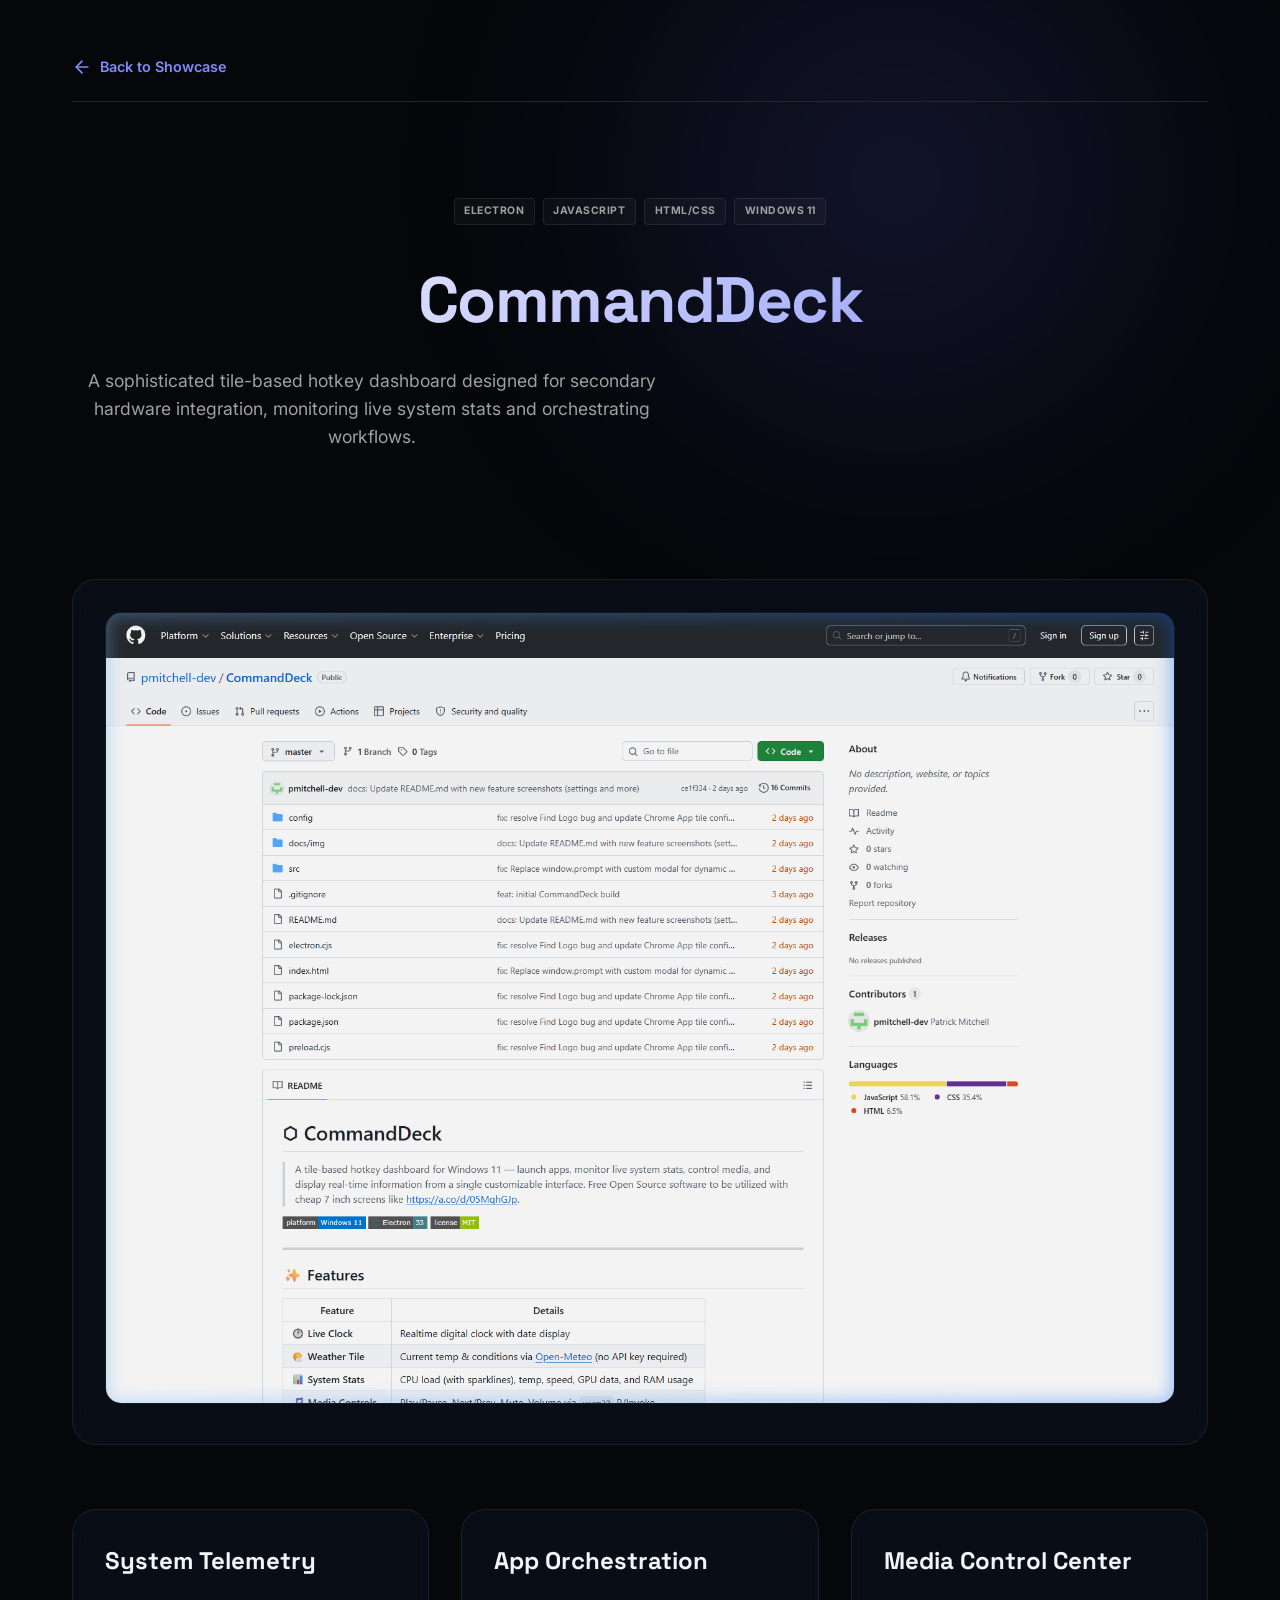
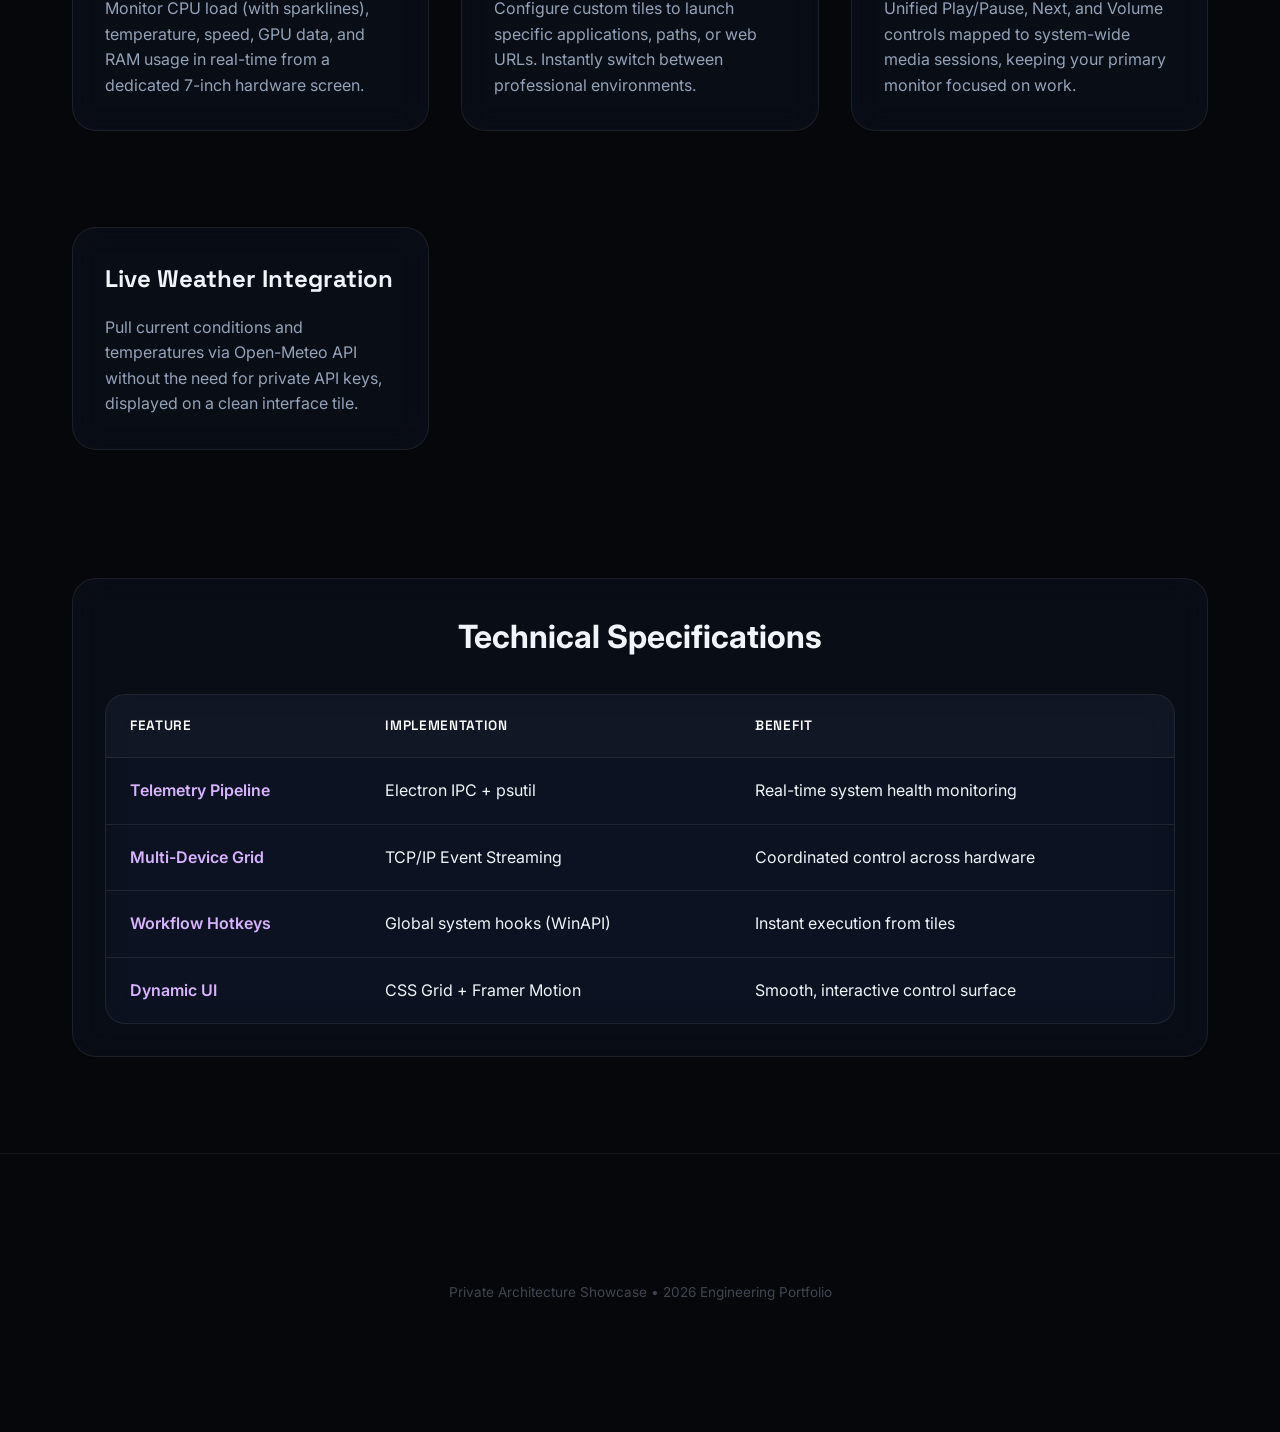
<file: commanddeck-showcase.html>
<!DOCTYPE html>
<html lang="en">
<head>
    <meta charset="UTF-8">
    <meta name="viewport" content="width=device-width, initial-scale=1.0">
    <title>CommandDeck - Hardware Showcase</title>
    
    <!-- Google Fonts -->
    <link rel="preconnect" href="https://fonts.googleapis.com">
    <link rel="preconnect" href="https://fonts.gstatic.com" crossorigin>
    <link href="https://fonts.googleapis.com/css2?family=Inter:wght@300;400;600;700&family=Space+Grotesk:wght@500;700&display=swap" rel="stylesheet">
    <link rel="stylesheet" href="style.css">
    
    <style>
        :root {
            --bg-color: #05070a;
            --surface-color: rgba(15, 23, 42, 0.4);
            --surface-border: rgba(255, 255, 255, 0.08);
            --text-primary: #f1f5f9;
            --text-secondary: #94a3b8;
            --accent-primary: #6366f1;
            --accent-secondary: #f43f5e;
            --glass-blur: 16px;
        }

        body {
            font-family: 'Inter', sans-serif;
            background-color: var(--bg-color);
            color: var(--text-primary);
            line-height: 1.6;
            overflow-x: hidden;
            position: relative;
        }

        body::before {
            content: '';
            position: fixed;
            width: 80vw;
            height: 80vh;
            border-radius: 50%;
            z-index: -1;
            filter: blur(120px);
            opacity: 0.2;
            background: radial-gradient(circle, var(--accent-primary) 0%, transparent 60%);
            top: -20%;
            right: -10%;
        }

        .container {
            max-width: 1200px;
            margin: 0 auto;
            padding: 2rem;
        }

        .hero {
            text-align: center;
            margin-bottom: 4rem;
            padding-top: 4rem;
        }

        .hero h1 {
            font-family: 'Space Grotesk', sans-serif;
            font-size: 4rem;
            margin-bottom: 1rem;
            background: linear-gradient(135deg, #fff 0%, #818cf8 100%);
            -webkit-background-clip: text;
            -webkit-text-fill-color: transparent;
        }

        .glass-panel {
            background: var(--surface-color);
            backdrop-filter: blur(var(--glass-blur));
            border: 1px solid var(--surface-border);
            border-radius: 24px;
            padding: 2rem;
            margin-bottom: 4rem;
        }

        .visual-showcase img {
            width: 100%;
            border-radius: 16px;
            border: 1px solid rgba(255,255,255,0.05);
        }

        .features-grid {
            display: grid;
            grid-template-columns: repeat(auto-fit, minmax(300px, 1fr));
            gap: 2rem;
        }

        .feature h3 {
            font-family: 'Space Grotesk', sans-serif;
            font-size: 1.5rem;
            margin-bottom: 1rem;
        }

        .feature p {
            color: var(--text-secondary);
        }
    </style>
</head>
<body>

    <div class="container">
        <nav class="standard-nav">
            <a href="index.html" class="nav-back-link">
                <svg width="20" height="20" viewBox="0 0 24 24" fill="none" stroke="currentColor" stroke-width="2" stroke-linecap="round" stroke-linejoin="round"><line x1="19" y1="12" x2="5" y2="12"></line><polyline points="12 19 5 12 12 5"></polyline></svg>
                Back to Showcase
            </a>
        </nav>

        <header class="hero">
            <div class="tech-stack" style="justify-content: center;">
                <span class="tech-badge">Electron</span>
                <span class="tech-badge">JavaScript</span>
                <span class="tech-badge">HTML/CSS</span>
                <span class="tech-badge">Windows 11</span>
            </div>
            <h1>CommandDeck</h1>
            <p>A sophisticated tile-based hotkey dashboard designed for secondary hardware integration, monitoring live system stats and orchestrating workflows.</p>
        </header>

        <div class="visual-showcase">
            <div class="glass-panel">
                <img src="assets/commanddeck/commanddeck_showcase.png" alt="CommandDeck Interface Overview">
            </div>
        </div>

        <div class="features-grid">
            <div class="feature glass-panel">
                <h3>System Telemetry</h3>
                <p>Monitor CPU load (with sparklines), temperature, speed, GPU data, and RAM usage in real-time from a dedicated 7-inch hardware screen.</p>
            </div>
            <div class="feature glass-panel">
                <h3>App Orchestration</h3>
                <p>Configure custom tiles to launch specific applications, paths, or web URLs. Instantly switch between professional environments.</p>
            </div>
            <div class="feature glass-panel">
                <h3>Media Control Center</h3>
                <p>Unified Play/Pause, Next, and Volume controls mapped to system-wide media sessions, keeping your primary monitor focused on work.</p>
            </div>
            <div class="feature glass-panel">
                <h3>Live Weather Integration</h3>
                <p>Pull current conditions and temperatures via Open-Meteo API without the need for private API keys, displayed on a clean interface tile.</p>
            </div>
        </div>

        <!-- Technical Features -->
        <section class="feature-section glass-panel">
            <h2>Technical Specifications</h2>
            <div class="feature-table-container">
                <table class="feature-table">
                    <thead>
                        <tr>
                            <th>Feature</th>
                            <th>Implementation</th>
                            <th>Benefit</th>
                        </tr>
                    </thead>
                    <tbody>
                        <tr>
                            <td>Telemetry Pipeline</td>
                            <td>Electron IPC + psutil</td>
                            <td>Real-time system health monitoring</td>
                        </tr>
                        <tr>
                            <td>Multi-Device Grid</td>
                            <td>TCP/IP Event Streaming</td>
                            <td>Coordinated control across hardware</td>
                        </tr>
                        <tr>
                            <td>Workflow Hotkeys</td>
                            <td>Global system hooks (WinAPI)</td>
                            <td>Instant execution from tiles</td>
                        </tr>
                        <tr>
                            <td>Dynamic UI</td>
                            <td>CSS Grid + Framer Motion</td>
                            <td>Smooth, interactive control surface</td>
                        </tr>
                    </tbody>
                </table>
            </div>
        </section>
    </div>

    <footer>
        <div class="container" style="text-align: center; color: var(--text-secondary); padding: 4rem 0;">
            <p>Private Architecture Showcase &bull; 2026 Engineering Portfolio</p>
        </div>
    </footer>

</body>
</html>
</file>
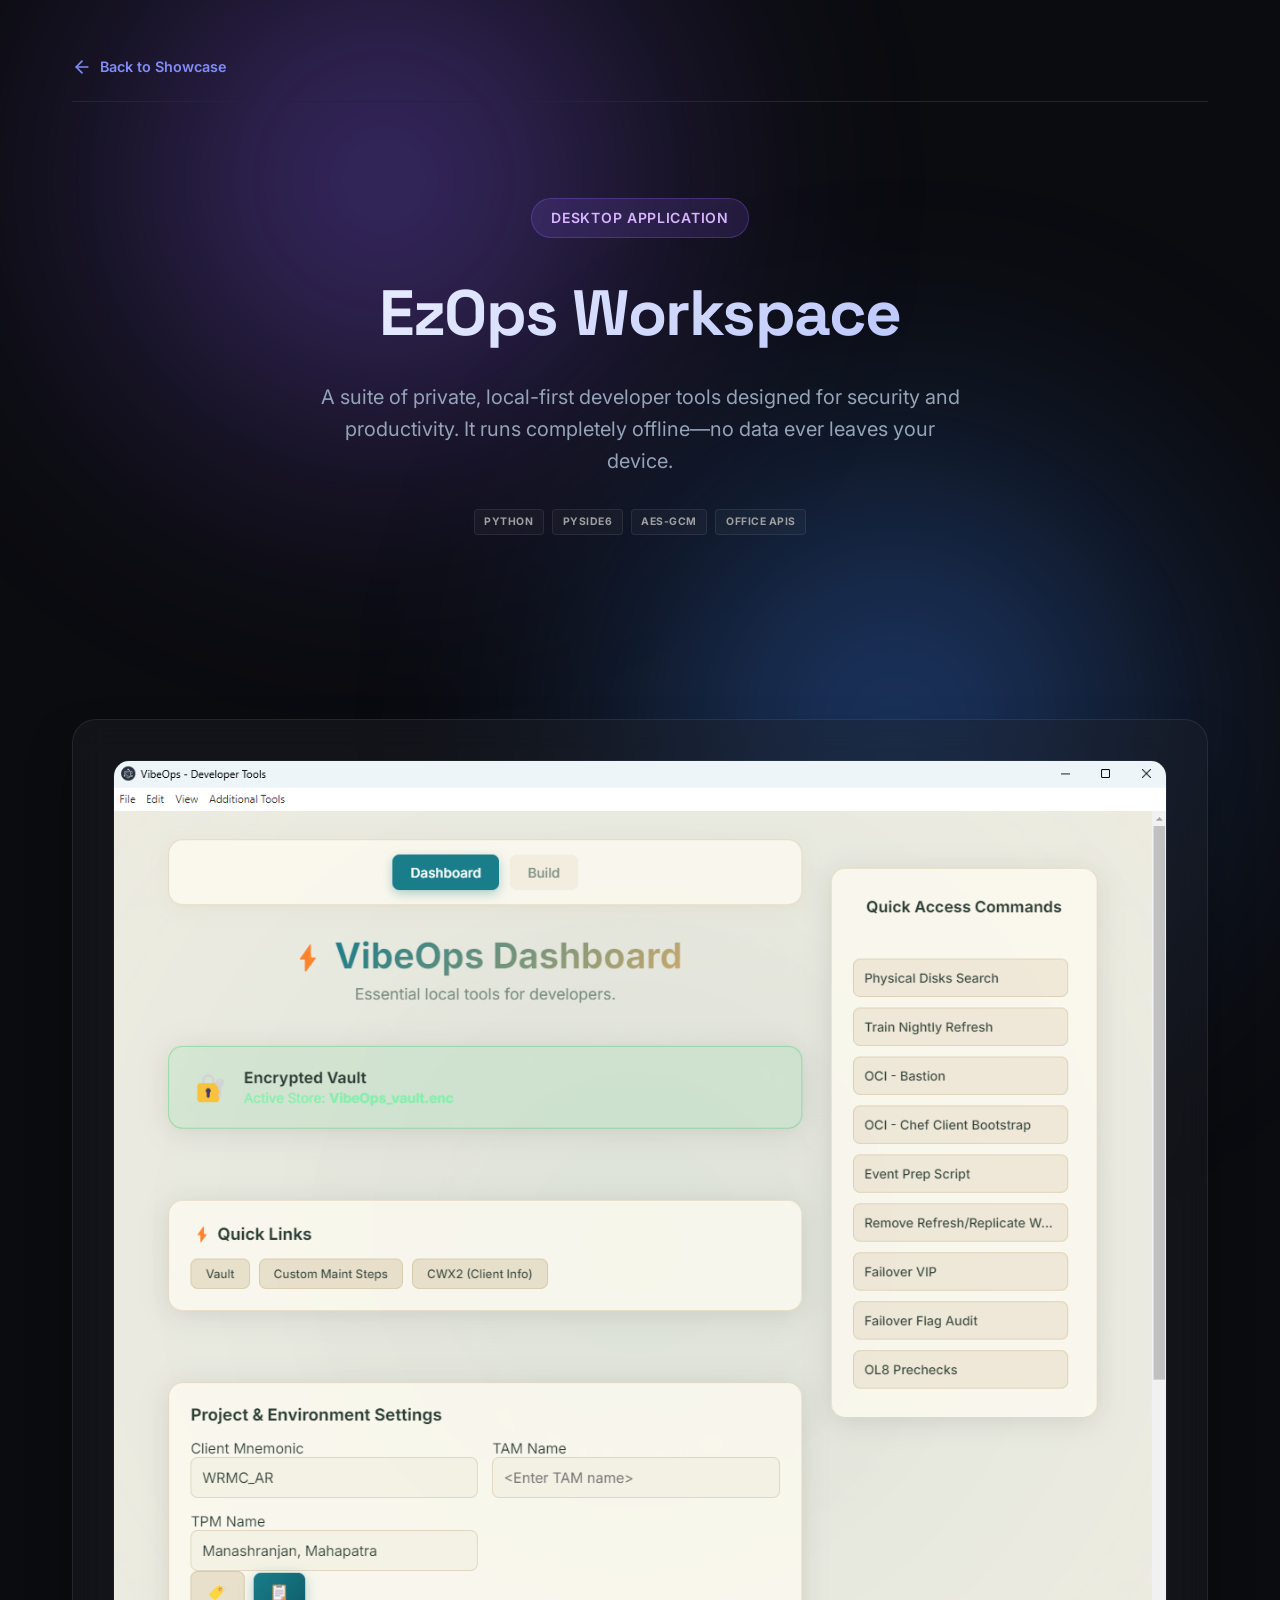
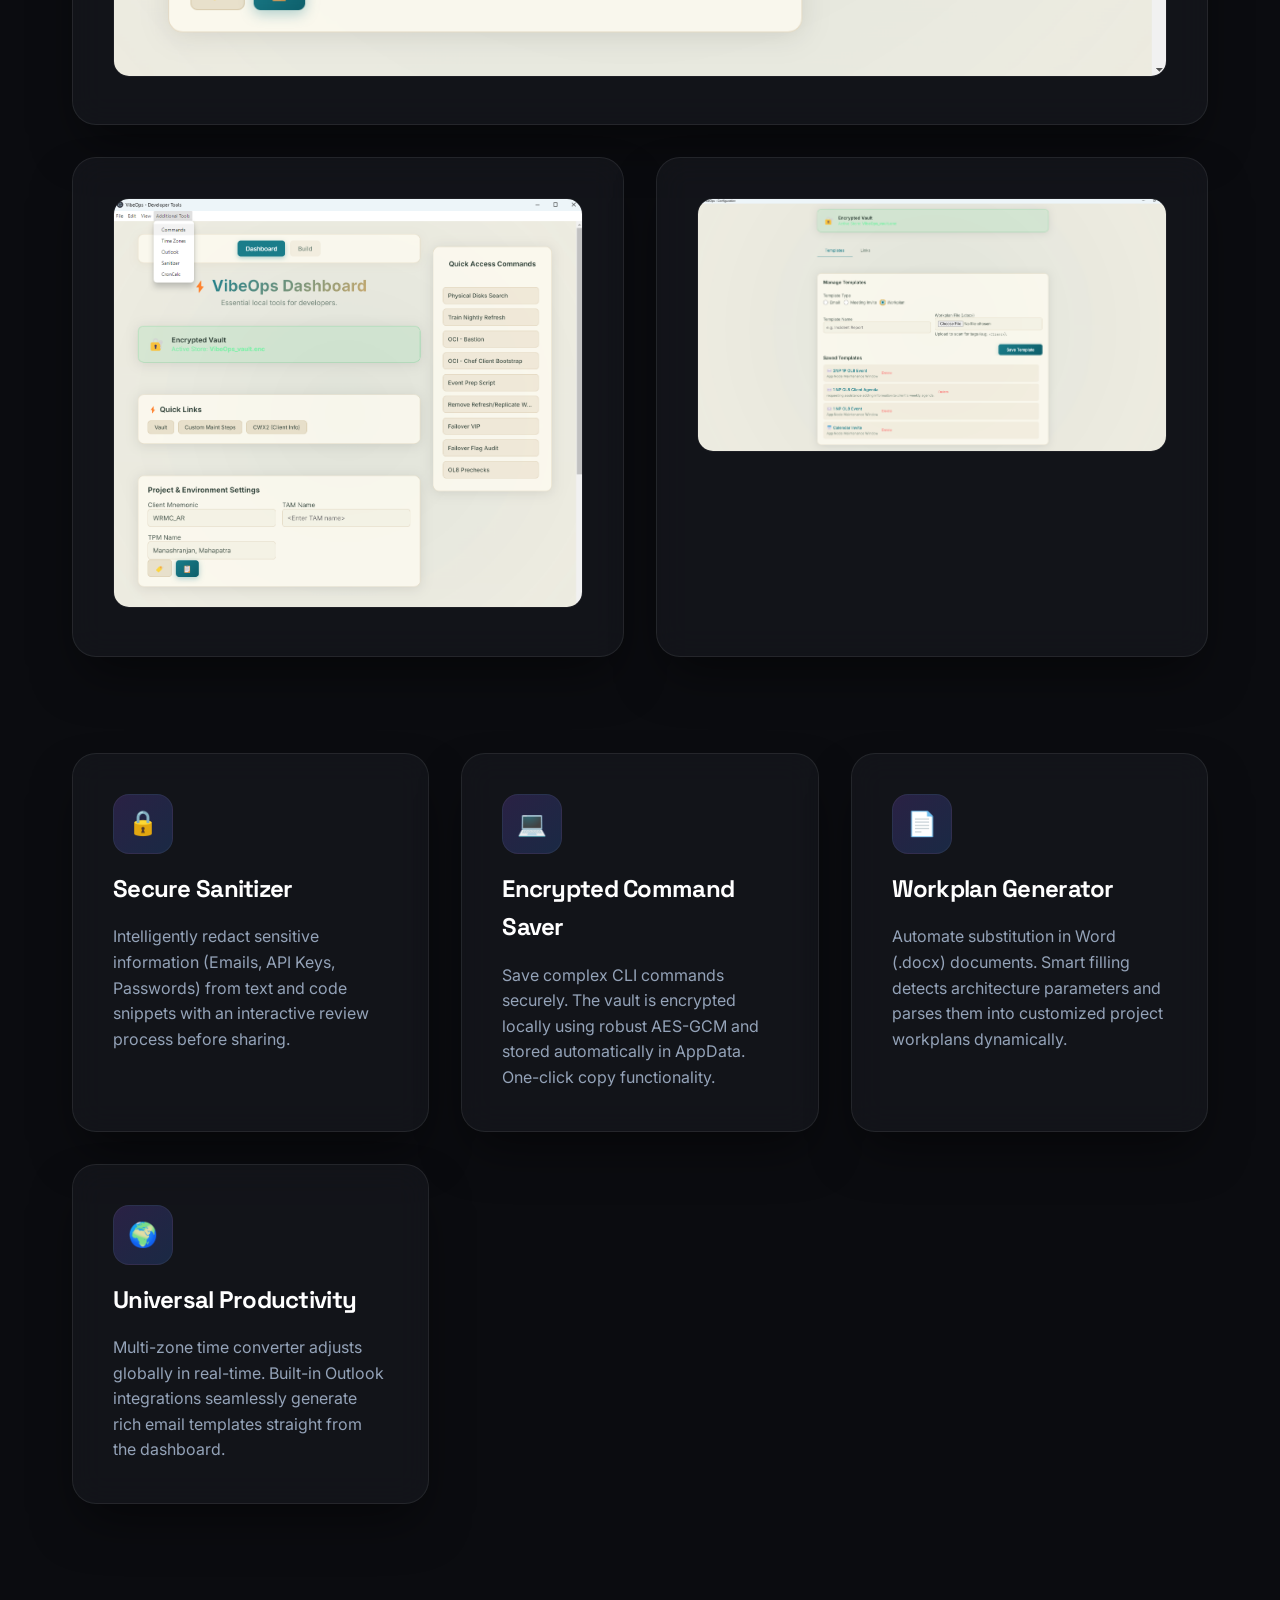
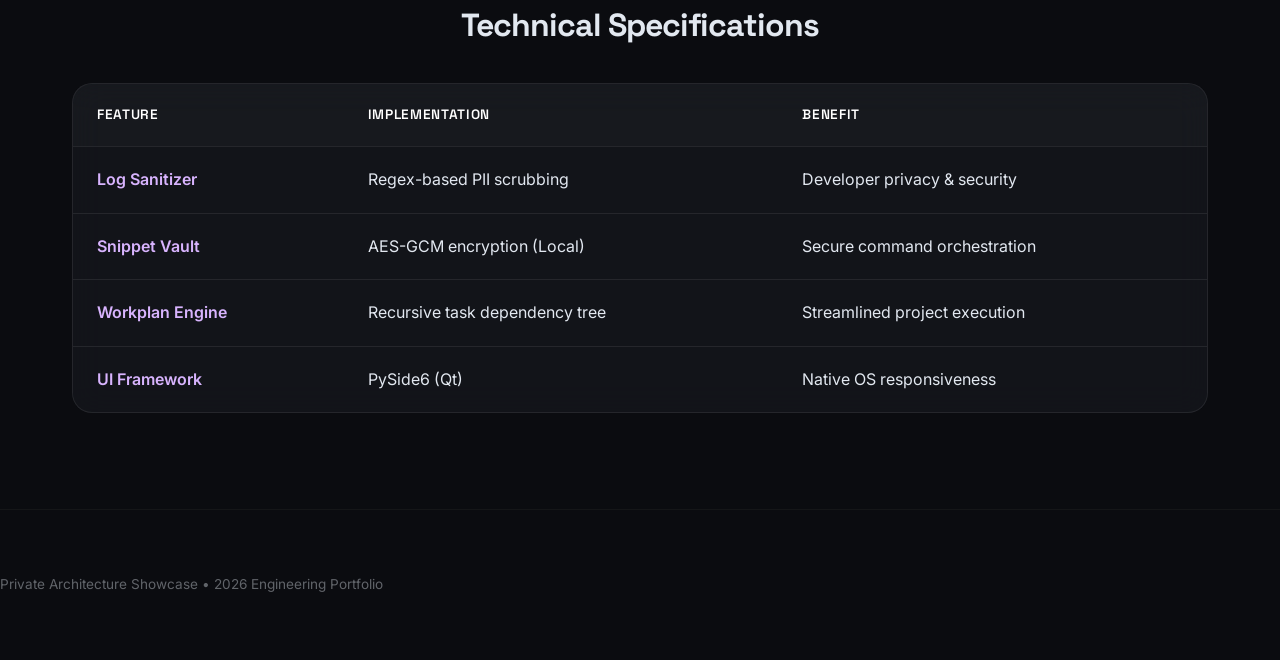
<file: ezops-showcase.html>
<!DOCTYPE html>
<html lang="en">
<head>
    <meta charset="UTF-8">
    <meta name="viewport" content="width=device-width, initial-scale=1.0">
    <title>EzOps Workspace Showcase</title>
    
    <!-- Google Fonts -->
    <link rel="preconnect" href="https://fonts.googleapis.com">
    <link rel="preconnect" href="https://fonts.gstatic.com" crossorigin>
    <link href="https://fonts.googleapis.com/css2?family=Inter:wght@300;400;600;700&family=Space+Grotesk:wght@500;700&display=swap" rel="stylesheet">
    
    <link rel="stylesheet" href="style.css">
    
    <style>
        :root {
            /* Vibe Coding Color Palette */
            --bg-color: #0b0c10;
            --surface-color: rgba(31, 33, 42, 0.4);
            --surface-border: rgba(255, 255, 255, 0.08);
            --text-primary: #e2e8f0;
            --text-secondary: #94a3b8;
            --accent-primary: #8b5cf6;
            --accent-secondary: #3b82f6;
            --accent-glow: rgba(139, 92, 246, 0.3);
            
            --glass-blur: 16px;
        }

        * {
            box-sizing: border-box;
            margin: 0;
            padding: 0;
        }

        body {
            font-family: 'Inter', sans-serif;
            background-color: var(--bg-color);
            color: var(--text-primary);
            line-height: 1.6;
            overflow-x: hidden;
            position: relative;
        }

        body::before, body::after {
            content: '';
            position: fixed;
            width: 80vw;
            height: 80vh;
            border-radius: 50%;
            z-index: -1;
            filter: blur(120px);
            opacity: 0.5;
            animation: float 20s infinite alternate ease-in-out;
        }

        body::before {
            background: radial-gradient(circle, var(--accent-primary) 0%, transparent 60%);
            top: -20%;
            left: -10%;
        }

        body::after {
            background: radial-gradient(circle, var(--accent-secondary) 0%, transparent 60%);
            bottom: -20%;
            right: -10%;
            animation-delay: -10s;
        }

        @keyframes float {
            0% { transform: translate(0, 0) scale(1); }
            100% { transform: translate(10%, 15%) scale(1.1); }
        }

        .container {
            max-width: 1200px;
            margin: 0 auto;
            padding: 2rem;
        }

        h1, h2, h3 {
            font-family: 'Space Grotesk', sans-serif;
            letter-spacing: -0.03em;
        }

        .hero {
            text-align: center;
            margin-bottom: 6rem;
            padding-top: 4rem;
            animation: fadeUp 1s ease-out;
        }

        .badge {
            display: inline-block;
            background: rgba(139, 92, 246, 0.15);
            border: 1px solid rgba(139, 92, 246, 0.3);
            color: #d8b4fe;
            padding: 0.5rem 1.2rem;
            border-radius: 999px;
            font-size: 0.875rem;
            font-weight: 600;
            margin-bottom: 1.5rem;
            text-transform: uppercase;
            letter-spacing: 0.05em;
        }

        .hero h1 {
            font-size: 4rem;
            font-weight: 700;
            background: linear-gradient(135deg, #fff 0%, #a5b4fc 100%);
            -webkit-background-clip: text;
            -webkit-text-fill-color: transparent;
            margin-bottom: 1rem;
        }

        .hero p {
            font-size: 1.25rem;
            color: var(--text-secondary);
            max-width: 650px;
            margin: 0 auto;
            margin-bottom: 2rem;
        }

        .glass-panel {
            background: var(--surface-color);
            backdrop-filter: blur(var(--glass-blur));
            -webkit-backdrop-filter: blur(var(--glass-blur));
            border: 1px solid var(--surface-border);
            border-radius: 24px;
            padding: 2.5rem;
            box-shadow: 0 25px 50px -12px rgba(0, 0, 0, 0.5);
            transition: transform 0.3s ease, border-color 0.3s ease, box-shadow 0.3s ease;
        }

        .glass-panel:hover {
            transform: translateY(-5px);
            border-color: rgba(255, 255, 255, 0.15);
            box-shadow: 0 30px 60px -12px rgba(139, 92, 246, 0.15);
        }

        .visual-showcase {
            display: flex;
            flex-direction: column;
            gap: 2rem;
            margin-bottom: 6rem;
            animation: fadeUp 1s ease-out 0.2s backwards;
        }

        .visual-showcase img {
            width: 100%;
            height: auto;
            border-radius: 16px;
            object-fit: cover;
            border: 1px solid rgba(255,255,255,0.05);
        }

        .visual-grid {
            display: grid;
            grid-template-columns: 1fr 1fr;
            gap: 2rem;
        }

        .features-grid {
            display: grid;
            grid-template-columns: repeat(auto-fit, minmax(320px, 1fr));
            gap: 2rem;
            margin-bottom: 6rem;
            animation: fadeUp 1s ease-out 0.4s backwards;
        }

        .feature-icon {
            font-size: 1.5rem;
            margin-bottom: 1rem;
            display: inline-flex;
            align-items: center;
            justify-content: center;
            width: 60px;
            height: 60px;
            border-radius: 16px;
            background: linear-gradient(135deg, rgba(139,92,246,0.2) 0%, rgba(59,130,246,0.2) 100%);
            border: 1px solid rgba(255,255,255,0.05);
        }

        .feature h3 {
            font-size: 1.5rem;
            margin-bottom: 1rem;
            color: #fff;
        }

        .feature p {
            color: var(--text-secondary);
            font-size: 1rem;
        }

        @keyframes fadeUp {
            from { opacity: 0; transform: translateY(30px); }
            to { opacity: 1; transform: translateY(0); }
        }
    </style>
</head>
<body>

    <div class="container">
        <nav class="standard-nav">
            <a href="index.html" class="nav-back-link">
                <svg width="20" height="20" viewBox="0 0 24 24" fill="none" stroke="currentColor" stroke-width="2" stroke-linecap="round" stroke-linejoin="round"><line x1="19" y1="12" x2="5" y2="12"></line><polyline points="12 19 5 12 12 5"></polyline></svg>
                Back to Showcase
            </a>
        </nav>
        
        <!-- Hero Section -->
        <header class="hero">
            <span class="badge">Desktop Application</span>
            <h1>EzOps Workspace</h1>
            <p>A suite of private, local-first developer tools designed for security and productivity. It runs completely offline—no data ever leaves your device.</p>
            <div class="tech-stack" style="justify-content: center;">
                <span class="tech-badge">Python</span>
                <span class="tech-badge">PySide6</span>
                <span class="tech-badge">AES-GCM</span>
                <span class="tech-badge">Office APIs</span>
            </div>
        </header>

        <!-- Visual Showcase -->
        <div class="visual-showcase">

            <div class="glass-panel">
                <img src="assets/ezops/ezops_showcase.png" alt="EzOps Dashboard">
            </div>
            
            <div class="visual-grid">
                <div class="glass-panel text-center">
                    <img src="assets/ezops/commands_saver.png" alt="Command Saver">
                </div>
                <div class="glass-panel text-center">
                    <img src="assets/ezops/templates_mgmt.png" alt="Templates Management">
                </div>
            </div>
        </div>

        <!-- Features Grid -->
        <div class="features-grid">
            
            <div class="feature glass-panel">
                <div class="feature-icon">🔒</div>
                <h3>Secure Sanitizer</h3>
                <p>Intelligently redact sensitive information (Emails, API Keys, Passwords) from text and code snippets with an interactive review process before sharing.</p>
            </div>

            <div class="feature glass-panel">
                <div class="feature-icon">💻</div>
                <h3>Encrypted Command Saver</h3>
                <p>Save complex CLI commands securely. The vault is encrypted locally using robust AES-GCM and stored automatically in AppData. One-click copy functionality.</p>
            </div>

            <div class="feature glass-panel">
                <div class="feature-icon">📄</div>
                <h3>Workplan Generator</h3>
                <p>Automate substitution in Word (.docx) documents. Smart filling detects architecture parameters and parses them into customized project workplans dynamically.</p>
            </div>

            <div class="feature glass-panel">
                <div class="feature-icon">🌍</div>
                <h3>Universal Productivity</h3>
                <p>Multi-zone time converter adjusts globally in real-time. Built-in Outlook integrations seamlessly generate rich email templates straight from the dashboard.</p>
            </div>

        </div>

        <!-- Technical Features -->
        <section class="feature-section">
            <h2>Technical Specifications</h2>
            <div class="feature-table-container">
                <table class="feature-table">
                    <thead>
                        <tr>
                            <th>Feature</th>
                            <th>Implementation</th>
                            <th>Benefit</th>
                        </tr>
                    </thead>
                    <tbody>
                        <tr>
                            <td>Log Sanitizer</td>
                            <td>Regex-based PII scrubbing</td>
                            <td>Developer privacy & security</td>
                        </tr>
                        <tr>
                            <td>Snippet Vault</td>
                            <td>AES-GCM encryption (Local)</td>
                            <td>Secure command orchestration</td>
                        </tr>
                        <tr>
                            <td>Workplan Engine</td>
                            <td>Recursive task dependency tree</td>
                            <td>Streamlined project execution</td>
                        </tr>
                        <tr>
                            <td>UI Framework</td>
                            <td>PySide6 (Qt)</td>
                            <td>Native OS responsiveness</td>
                        </tr>
                    </tbody>
                </table>
            </div>
        </section>

    </div>

    <footer>
        <p>Private Architecture Showcase &bull; 2026 Engineering Portfolio</p>
    </footer>

</body>
</html>
</file>
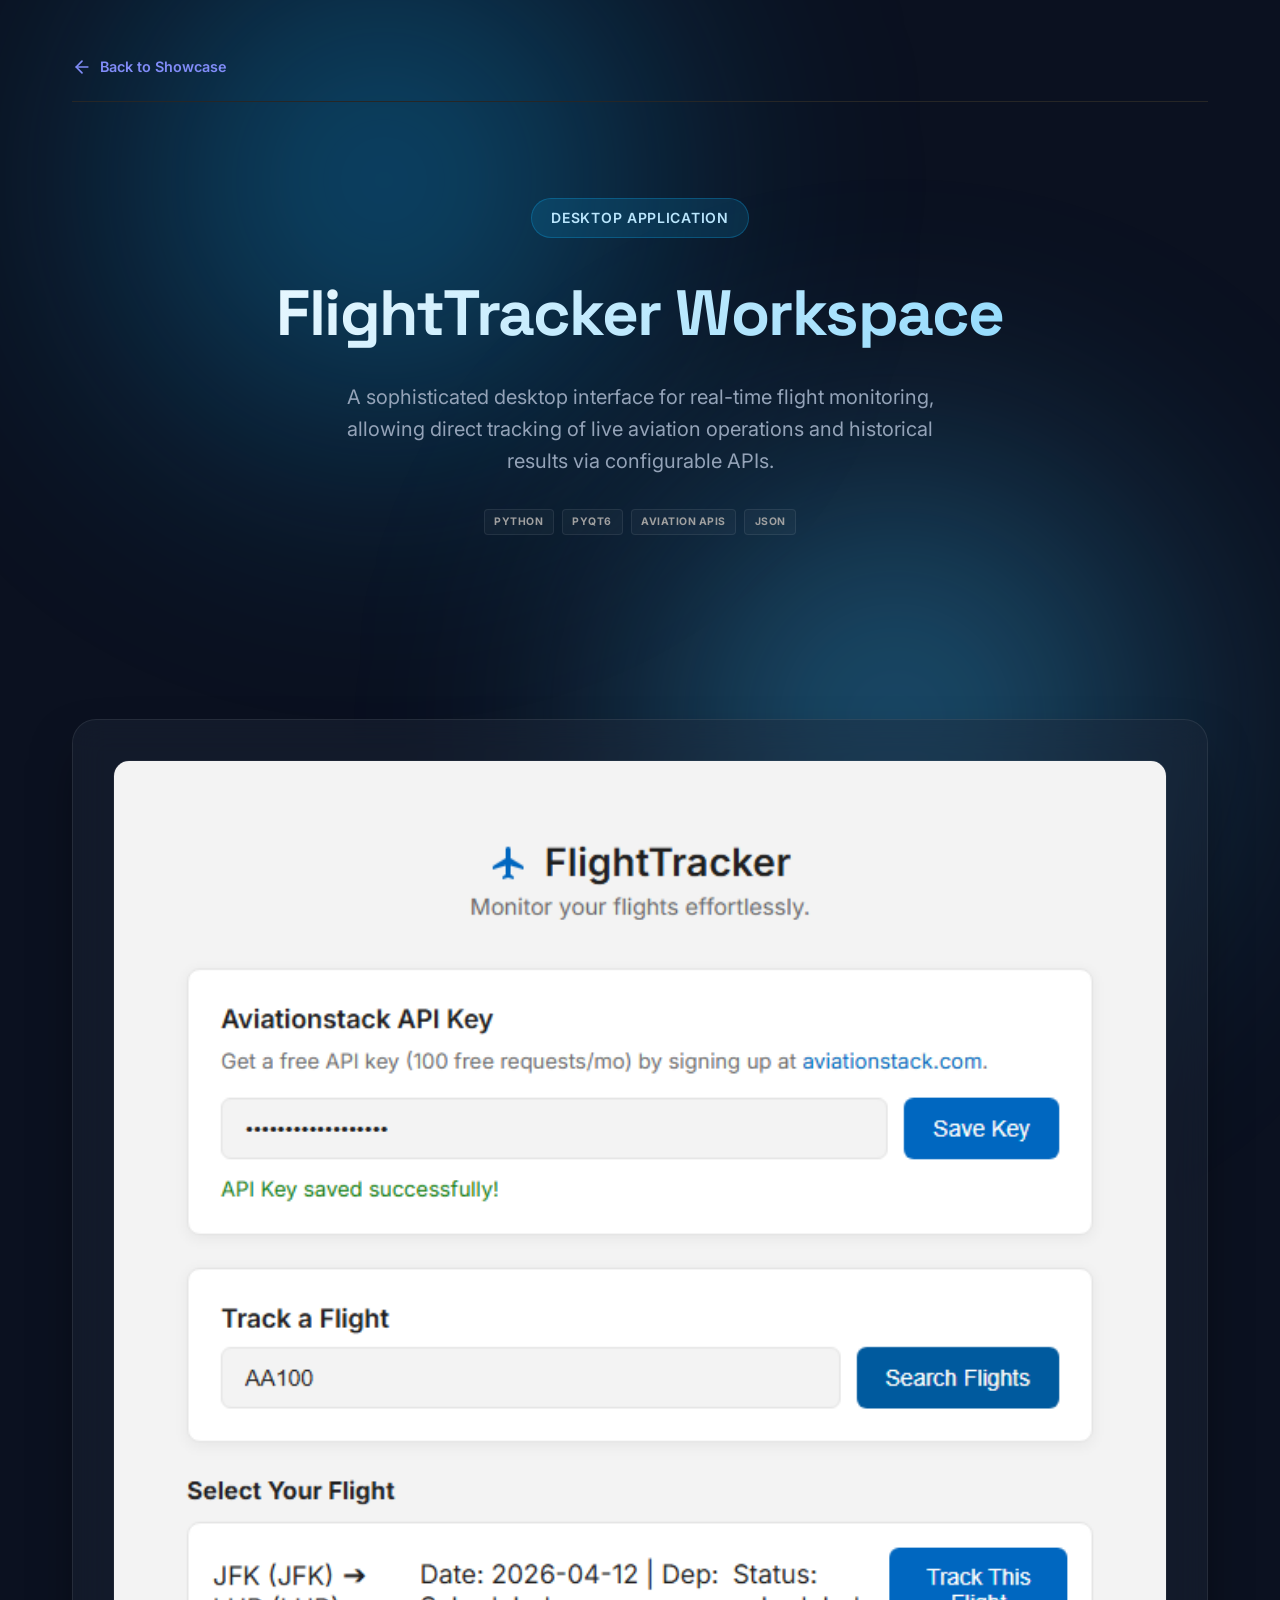
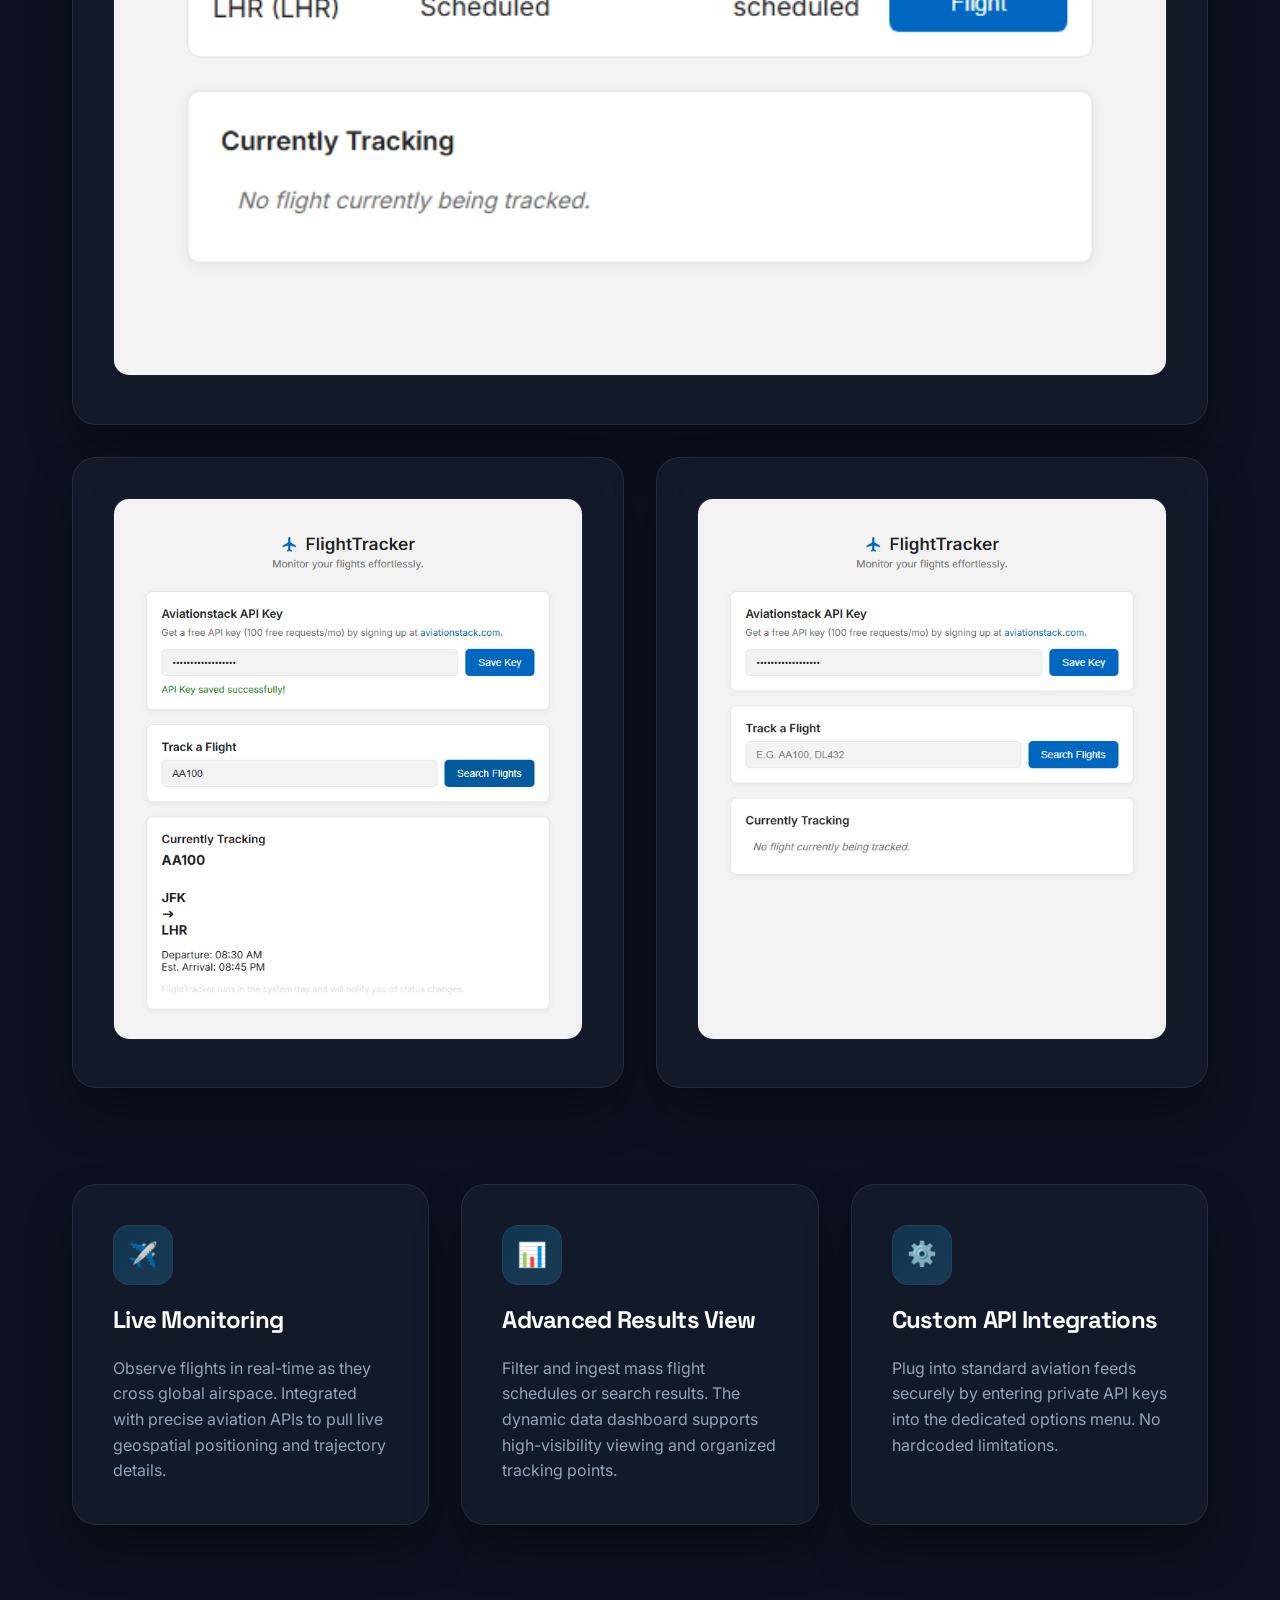
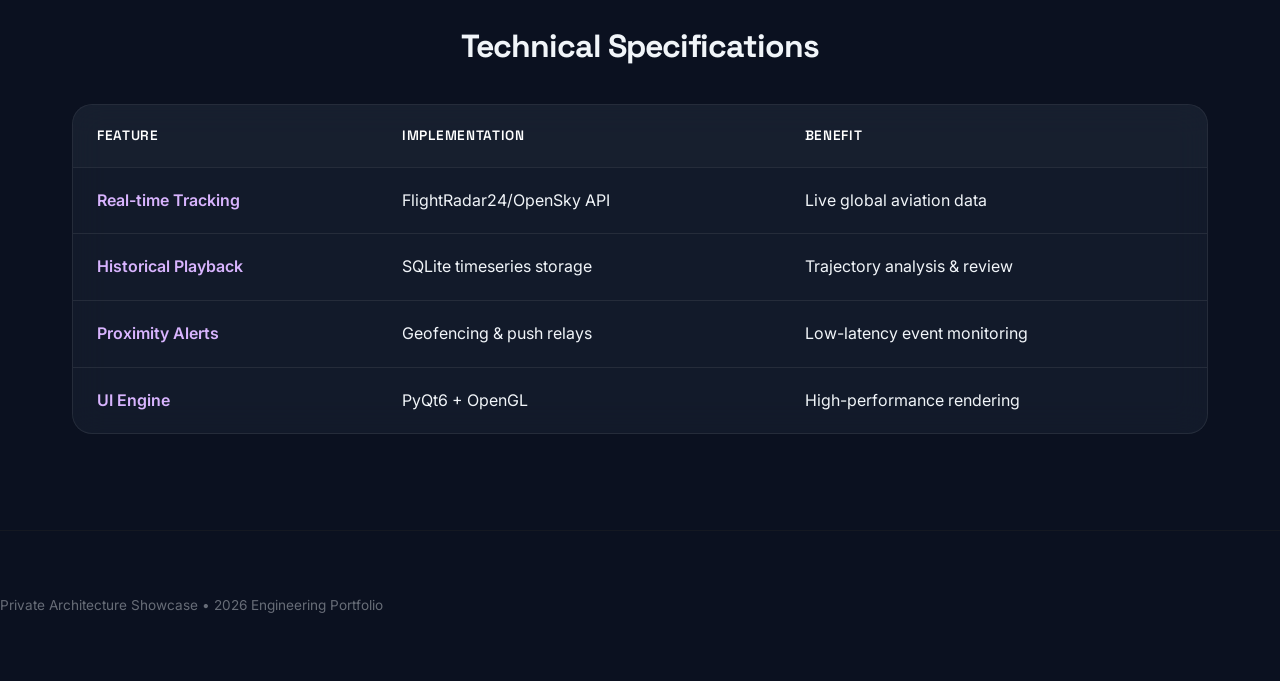
<file: flighttracker-showcase.html>
<!DOCTYPE html>
<html lang="en">
<head>
    <meta charset="UTF-8">
    <meta name="viewport" content="width=device-width, initial-scale=1.0">
    <title>FlightTracker - Workspace Showcase</title>
    
    <!-- Google Fonts -->
    <link rel="preconnect" href="https://fonts.googleapis.com">
    <link rel="preconnect" href="https://fonts.gstatic.com" crossorigin>
    <link href="https://fonts.googleapis.com/css2?family=Inter:wght@300;400;600;700&family=Space+Grotesk:wght@500;700&display=swap" rel="stylesheet">
    
    <link rel="stylesheet" href="style.css">
    
    <style>
        :root {
            /* Vibe Coding Color Palette - Aviation Theme */
            --bg-color: #0b1120;
            --surface-color: rgba(30, 41, 59, 0.4);
            --surface-border: rgba(255, 255, 255, 0.08);
            --text-primary: #f1f5f9;
            --text-secondary: #94a3b8;
            --accent-primary: #0ea5e9;
            --accent-secondary: #38bdf8;
            --accent-glow: rgba(14, 165, 233, 0.3);
            
            --glass-blur: 16px;
        }

        * {
            box-sizing: border-box;
            margin: 0;
            padding: 0;
        }

        body {
            font-family: 'Inter', sans-serif;
            background-color: var(--bg-color);
            color: var(--text-primary);
            line-height: 1.6;
            overflow-x: hidden;
            position: relative;
        }

        body::before, body::after {
            content: '';
            position: fixed;
            width: 80vw;
            height: 80vh;
            border-radius: 50%;
            z-index: -1;
            filter: blur(120px);
            opacity: 0.5;
            animation: float 20s infinite alternate ease-in-out;
        }

        body::before {
            background: radial-gradient(circle, var(--accent-primary) 0%, transparent 60%);
            top: -20%;
            left: -10%;
        }

        body::after {
            background: radial-gradient(circle, var(--accent-secondary) 0%, transparent 60%);
            bottom: -20%;
            right: -10%;
            animation-delay: -10s;
        }

        @keyframes float {
            0% { transform: translate(0, 0) scale(1); }
            100% { transform: translate(10%, 15%) scale(1.1); }
        }

        .container {
            max-width: 1200px;
            margin: 0 auto;
            padding: 2rem;
        }

        h1, h2, h3 {
            font-family: 'Space Grotesk', sans-serif;
            letter-spacing: -0.03em;
        }

        .hero {
            text-align: center;
            margin-bottom: 6rem;
            padding-top: 4rem;
            animation: fadeUp 1s ease-out;
        }

        .badge {
            display: inline-block;
            background: rgba(14, 165, 233, 0.15);
            border: 1px solid rgba(14, 165, 233, 0.3);
            color: #bae6fd;
            padding: 0.5rem 1.2rem;
            border-radius: 999px;
            font-size: 0.875rem;
            font-weight: 600;
            margin-bottom: 1.5rem;
            text-transform: uppercase;
            letter-spacing: 0.05em;
        }

        .hero h1 {
            font-size: 4rem;
            font-weight: 700;
            background: linear-gradient(135deg, #fff 0%, #7dd3fc 100%);
            -webkit-background-clip: text;
            -webkit-text-fill-color: transparent;
            margin-bottom: 1rem;
        }

        .hero p {
            font-size: 1.25rem;
            color: var(--text-secondary);
            max-width: 650px;
            margin: 0 auto;
            margin-bottom: 2rem;
        }

        .glass-panel {
            background: var(--surface-color);
            backdrop-filter: blur(var(--glass-blur));
            -webkit-backdrop-filter: blur(var(--glass-blur));
            border: 1px solid var(--surface-border);
            border-radius: 24px;
            padding: 2.5rem;
            box-shadow: 0 25px 50px -12px rgba(0, 0, 0, 0.5);
            transition: transform 0.3s ease, border-color 0.3s ease, box-shadow 0.3s ease;
        }

        .glass-panel:hover {
            transform: translateY(-5px);
            border-color: rgba(255, 255, 255, 0.15);
            box-shadow: 0 30px 60px -12px var(--accent-glow);
        }

        .visual-showcase {
            display: flex;
            flex-direction: column;
            gap: 2rem;
            margin-bottom: 6rem;
            animation: fadeUp 1s ease-out 0.2s backwards;
        }

        .visual-showcase img {
            width: 100%;
            height: auto;
            border-radius: 16px;
            object-fit: cover;
            border: 1px solid rgba(255,255,255,0.05);
        }

        .visual-grid {
            display: grid;
            grid-template-columns: 1fr 1fr;
            gap: 2rem;
        }

        .features-grid {
            display: grid;
            grid-template-columns: repeat(auto-fit, minmax(320px, 1fr));
            gap: 2rem;
            margin-bottom: 6rem;
            animation: fadeUp 1s ease-out 0.4s backwards;
        }

        .feature-icon {
            font-size: 1.5rem;
            margin-bottom: 1rem;
            display: inline-flex;
            align-items: center;
            justify-content: center;
            width: 60px;
            height: 60px;
            border-radius: 16px;
            background: linear-gradient(135deg, rgba(14, 165, 233, 0.2) 0%, rgba(56, 189, 248, 0.2) 100%);
            border: 1px solid rgba(255,255,255,0.05);
        }

        .feature h3 {
            font-size: 1.5rem;
            margin-bottom: 1rem;
            color: #fff;
        }

        .feature p {
            color: var(--text-secondary);
            font-size: 1rem;
        }

        @keyframes fadeUp {
            from { opacity: 0; transform: translateY(30px); }
            to { opacity: 1; transform: translateY(0); }
        }
    </style>
</head>
<body>

    <div class="container">
        <nav class="standard-nav">
            <a href="index.html" class="nav-back-link">
                <svg width="20" height="20" viewBox="0 0 24 24" fill="none" stroke="currentColor" stroke-width="2" stroke-linecap="round" stroke-linejoin="round"><line x1="19" y1="12" x2="5" y2="12"></line><polyline points="12 19 5 12 12 5"></polyline></svg>
                Back to Showcase
            </a>
        </nav>
        
        <!-- Hero Section -->
        <header class="hero">
            <span class="badge">Desktop Application</span>
            <h1>FlightTracker Workspace</h1>
            <p>A sophisticated desktop interface for real-time flight monitoring, allowing direct tracking of live aviation operations and historical results via configurable APIs.</p>
            <div class="tech-stack" style="justify-content: center;">
                <span class="tech-badge">Python</span>
                <span class="tech-badge">PyQt6</span>
                <span class="tech-badge">Aviation APIs</span>
                <span class="tech-badge">JSON</span>
            </div>
        </header>

        <!-- Visual Showcase -->
        <div class="visual-showcase">

            <div class="glass-panel">
                <img src="assets/flighttracker/flight_results.png" alt="Flight Tracker Results View">
            </div>
            
            <div class="visual-grid">
                <div class="glass-panel text-center">
                    <img src="assets/flighttracker/flighttracker_showcase.png" alt="Live Flight Tracking">
                </div>
                <div class="glass-panel text-center">
                    <img src="assets/flighttracker/options_update.png" alt="Options Configuration Interface">
                </div>
            </div>
        </div>

        <!-- Features Grid -->
        <div class="features-grid">
            
            <div class="feature glass-panel">
                <div class="feature-icon">✈️</div>
                <h3>Live Monitoring</h3>
                <p>Observe flights in real-time as they cross global airspace. Integrated with precise aviation APIs to pull live geospatial positioning and trajectory details.</p>
            </div>

            <div class="feature glass-panel">
                <div class="feature-icon">📊</div>
                <h3>Advanced Results View</h3>
                <p>Filter and ingest mass flight schedules or search results. The dynamic data dashboard supports high-visibility viewing and organized tracking points.</p>
            </div>

            <div class="feature glass-panel">
                <div class="feature-icon">⚙️</div>
                <h3>Custom API Integrations</h3>
                <p>Plug into standard aviation feeds securely by entering private API keys into the dedicated options menu. No hardcoded limitations.</p>
            </div>

        </div>

        <!-- Technical Features -->
        <section class="feature-section">
            <h2>Technical Specifications</h2>
            <div class="feature-table-container">
                <table class="feature-table">
                    <thead>
                        <tr>
                            <th>Feature</th>
                            <th>Implementation</th>
                            <th>Benefit</th>
                        </tr>
                    </thead>
                    <tbody>
                        <tr>
                            <td>Real-time Tracking</td>
                            <td>FlightRadar24/OpenSky API</td>
                            <td>Live global aviation data</td>
                        </tr>
                        <tr>
                            <td>Historical Playback</td>
                            <td>SQLite timeseries storage</td>
                            <td>Trajectory analysis & review</td>
                        </tr>
                        <tr>
                            <td>Proximity Alerts</td>
                            <td>Geofencing & push relays</td>
                            <td>Low-latency event monitoring</td>
                        </tr>
                        <tr>
                            <td>UI Engine</td>
                            <td>PyQt6 + OpenGL</td>
                            <td>High-performance rendering</td>
                        </tr>
                    </tbody>
                </table>
            </div>
        </section>

    </div>

    <footer>
        <p>Private Architecture Showcase &bull; 2026 Engineering Portfolio</p>
    </footer>

</body>
</html>
</file>
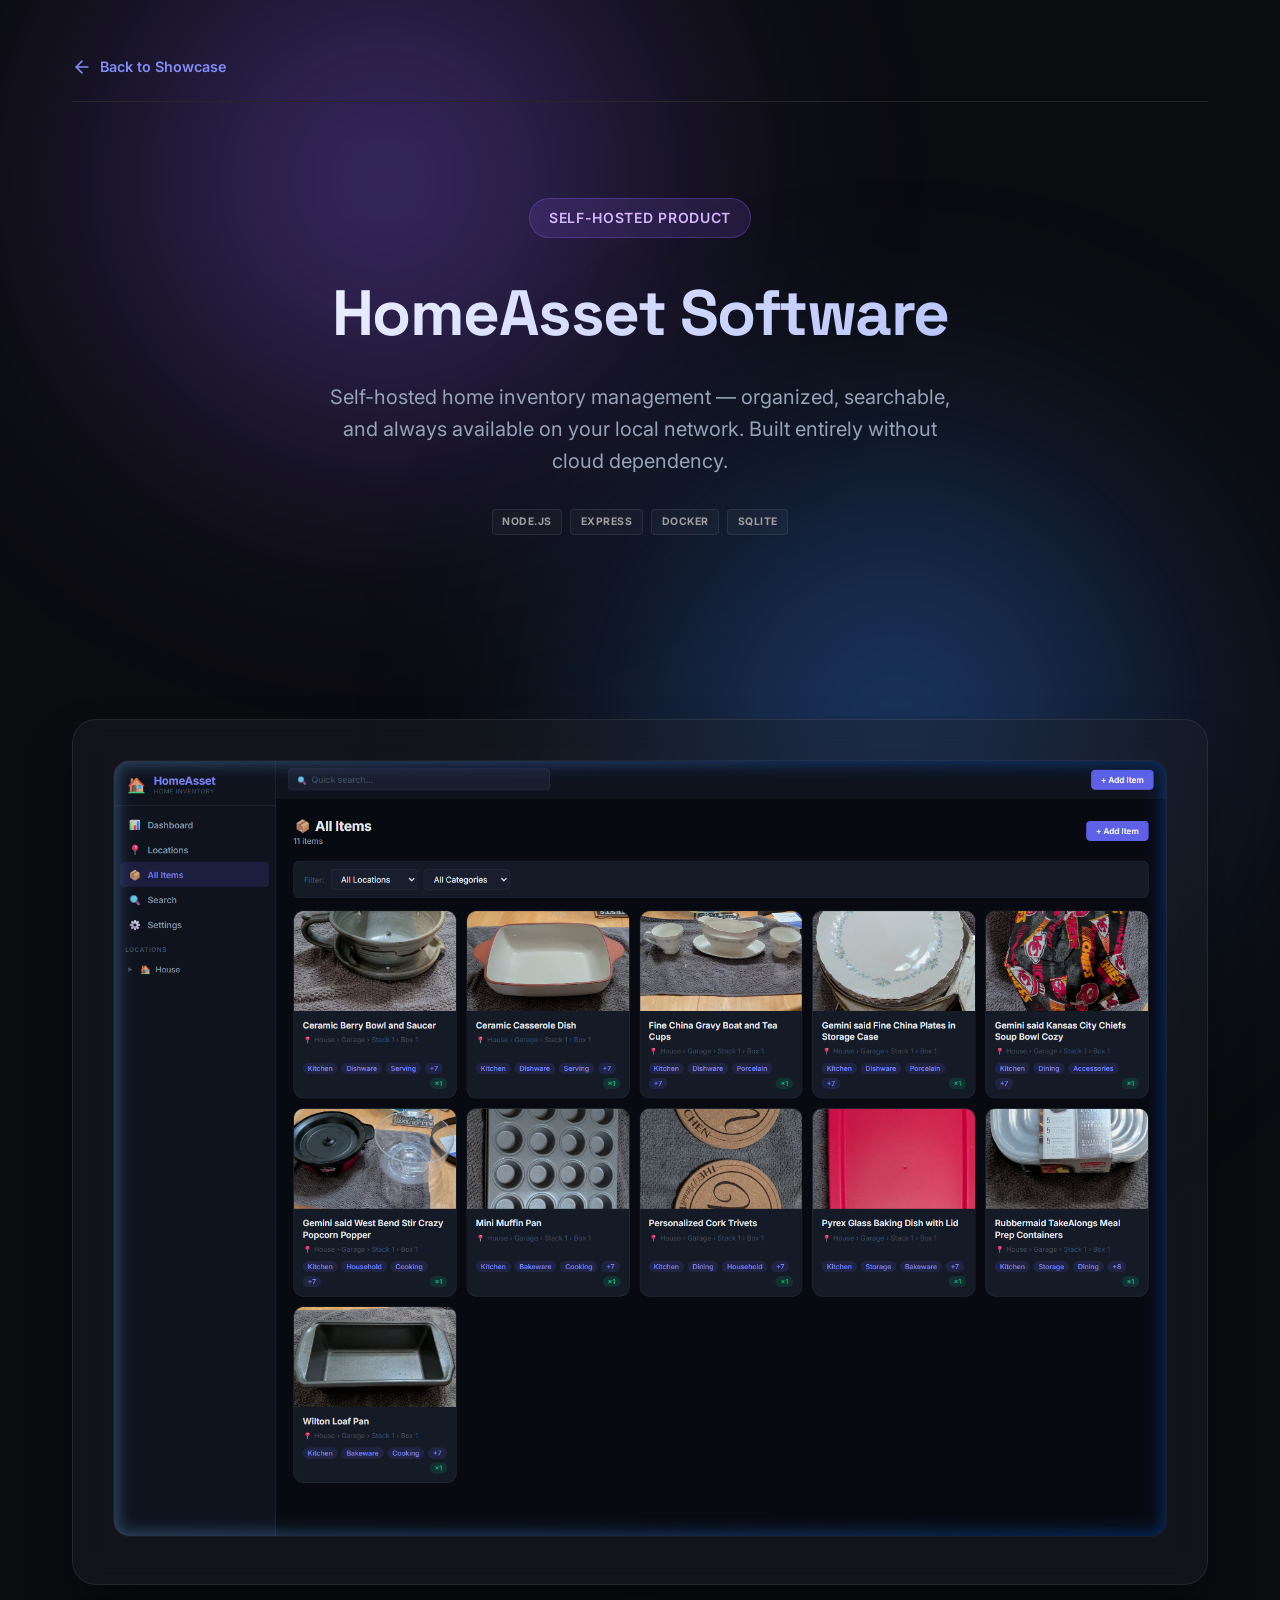
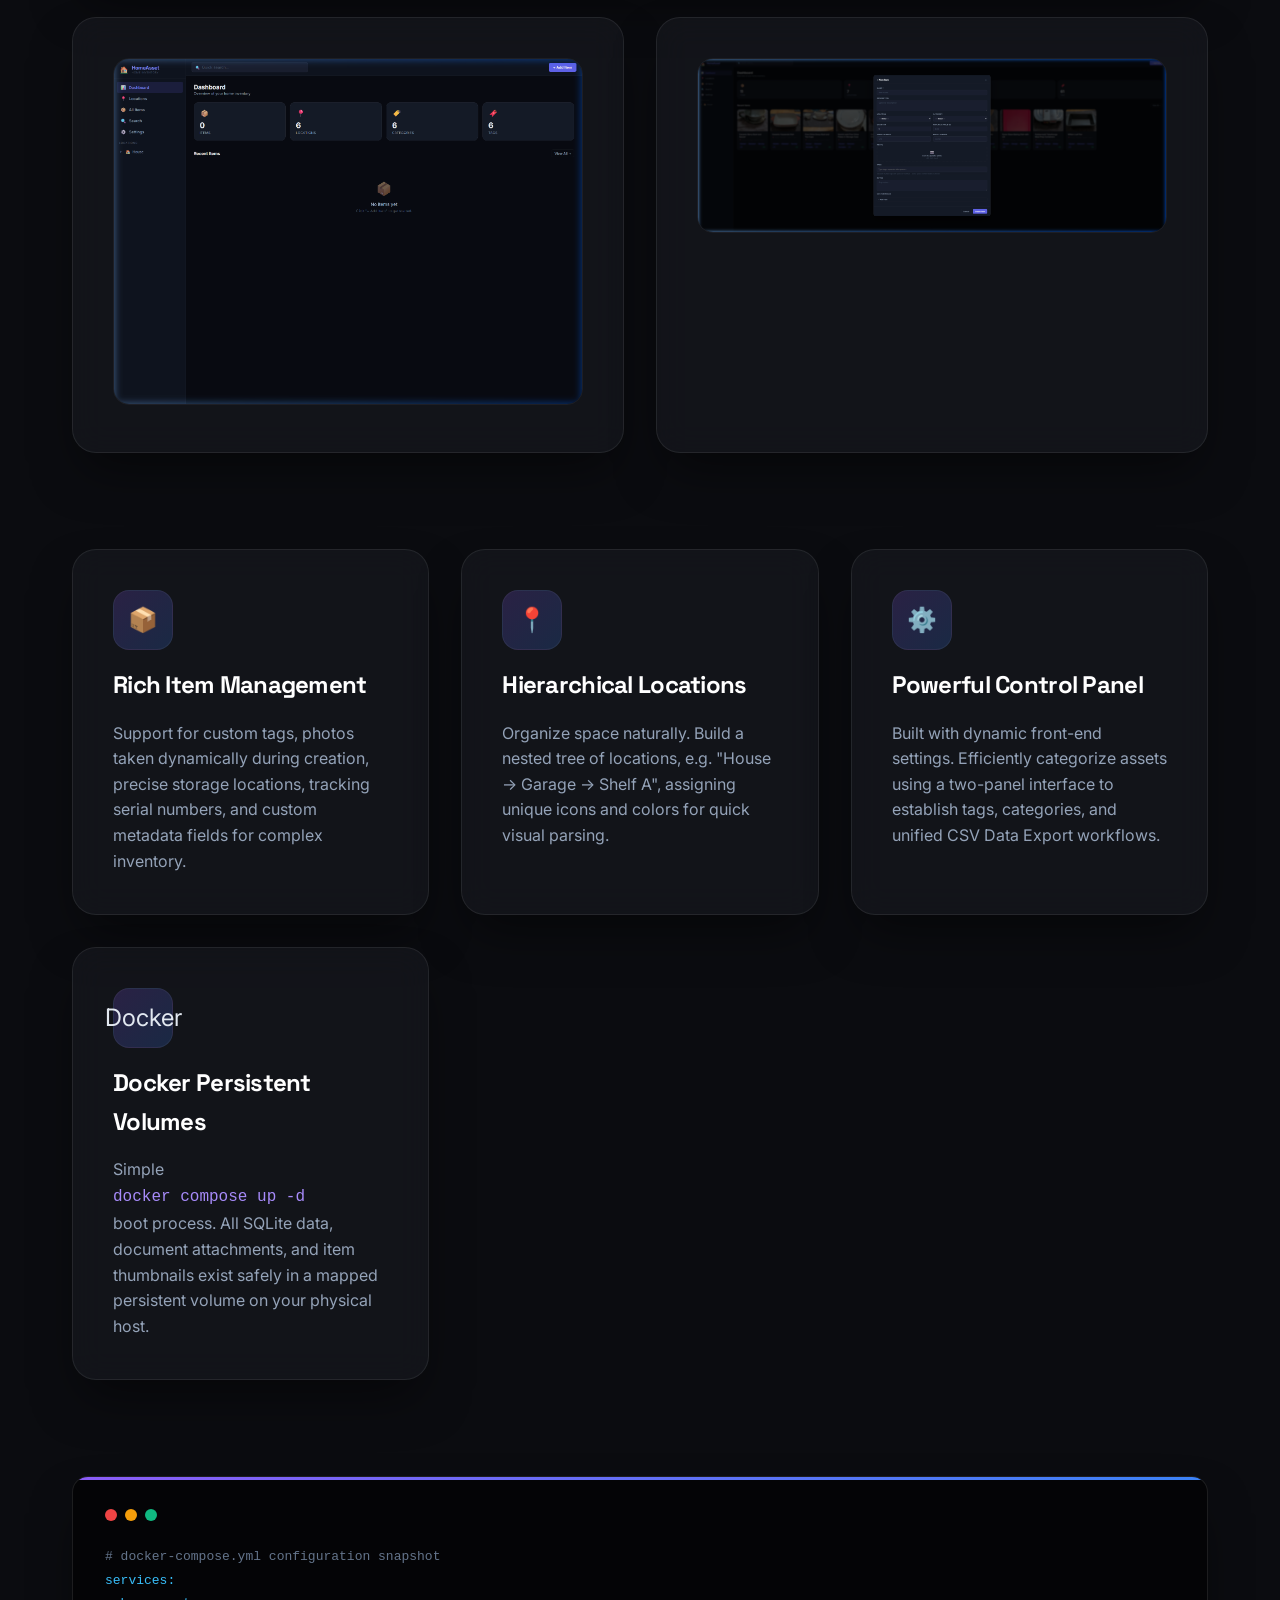
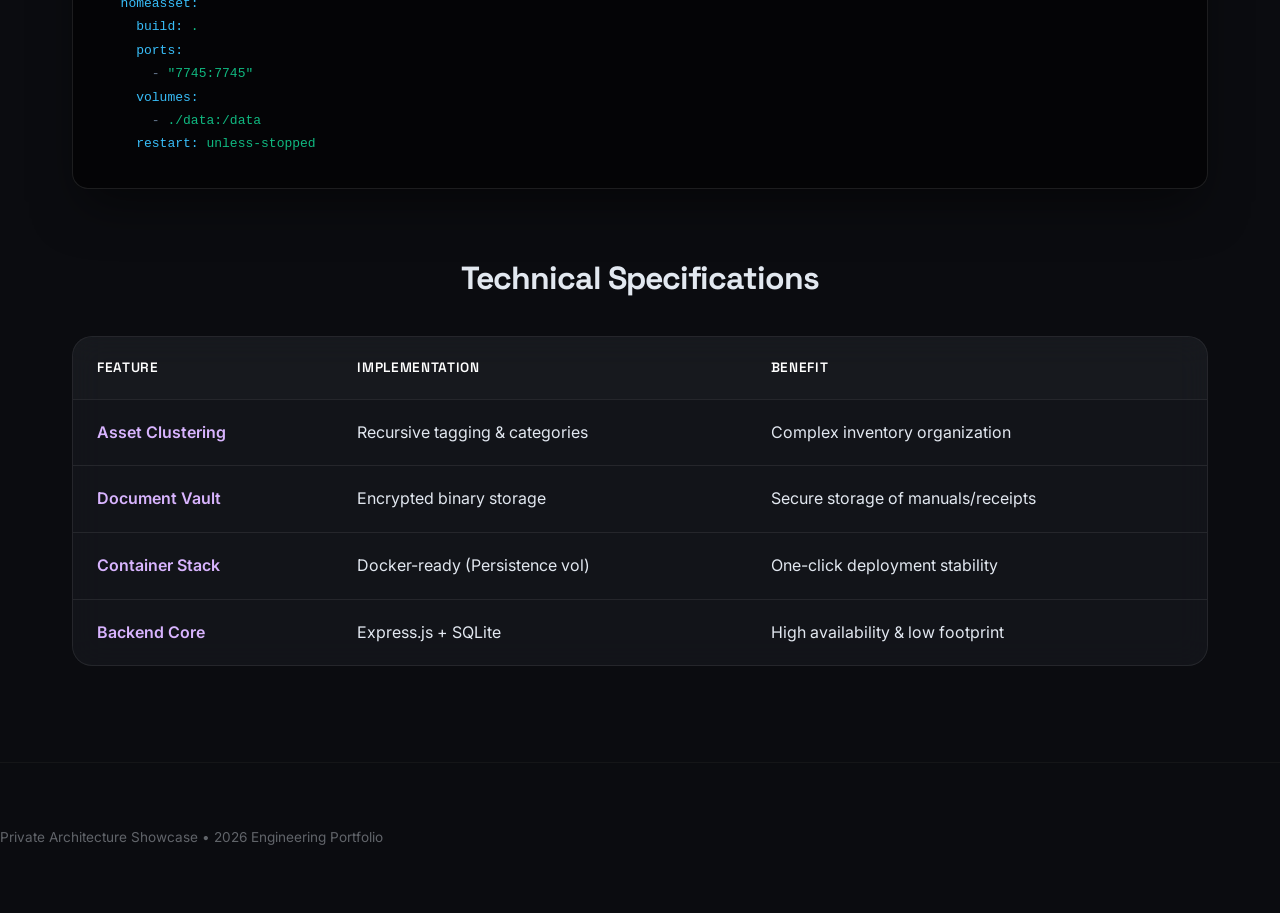
<file: homeasset-showcase.html>
<!DOCTYPE html>
<html lang="en">
<head>
    <meta charset="UTF-8">
    <meta name="viewport" content="width=device-width, initial-scale=1.0">
    <title>HomeAsset - Self-hosted Inventory Showcase</title>
    
    <!-- Google Fonts -->
    <link rel="preconnect" href="https://fonts.googleapis.com">
    <link rel="preconnect" href="https://fonts.gstatic.com" crossorigin>
    <link href="https://fonts.googleapis.com/css2?family=Inter:wght@300;400;600;700&family=Space+Grotesk:wght@500;700&display=swap" rel="stylesheet">
    
    <link rel="stylesheet" href="style.css">
    
    <style>
        :root {
            /* Vibe Coding Color Palette */
            --bg-color: #0b0c10;
            --surface-color: rgba(31, 33, 42, 0.4);
            --surface-border: rgba(255, 255, 255, 0.08);
            --text-primary: #e2e8f0;
            --text-secondary: #94a3b8;
            --accent-primary: #8b5cf6;
            --accent-secondary: #3b82f6;
            --accent-glow: rgba(139, 92, 246, 0.3);
            
            --glass-blur: 16px;
        }

        * {
            box-sizing: border-box;
            margin: 0;
            padding: 0;
        }

        body {
            font-family: 'Inter', sans-serif;
            background-color: var(--bg-color);
            color: var(--text-primary);
            line-height: 1.6;
            overflow-x: hidden;
            position: relative;
        }

        body::before, body::after {
            content: '';
            position: fixed;
            width: 80vw;
            height: 80vh;
            border-radius: 50%;
            z-index: -1;
            filter: blur(120px);
            opacity: 0.5;
            animation: float 20s infinite alternate ease-in-out;
        }

        body::before {
            background: radial-gradient(circle, var(--accent-primary) 0%, transparent 60%);
            top: -20%;
            left: -10%;
        }

        body::after {
            background: radial-gradient(circle, var(--accent-secondary) 0%, transparent 60%);
            bottom: -20%;
            right: -10%;
            animation-delay: -10s;
        }

        @keyframes float {
            0% { transform: translate(0, 0) scale(1); }
            100% { transform: translate(10%, 15%) scale(1.1); }
        }

        .container {
            max-width: 1200px;
            margin: 0 auto;
            padding: 2rem;
        }

        h1, h2, h3 {
            font-family: 'Space Grotesk', sans-serif;
            letter-spacing: -0.03em;
        }

        .hero {
            text-align: center;
            margin-bottom: 6rem;
            padding-top: 4rem;
            animation: fadeUp 1s ease-out;
        }

        .badge {
            display: inline-block;
            background: rgba(139, 92, 246, 0.15);
            border: 1px solid rgba(139, 92, 246, 0.3);
            color: #d8b4fe;
            padding: 0.5rem 1.2rem;
            border-radius: 999px;
            font-size: 0.875rem;
            font-weight: 600;
            margin-bottom: 1.5rem;
            text-transform: uppercase;
            letter-spacing: 0.05em;
        }

        .hero h1 {
            font-size: 4rem;
            font-weight: 700;
            background: linear-gradient(135deg, #fff 0%, #a5b4fc 100%);
            -webkit-background-clip: text;
            -webkit-text-fill-color: transparent;
            margin-bottom: 1rem;
        }

        .hero p {
            font-size: 1.25rem;
            color: var(--text-secondary);
            max-width: 650px;
            margin: 0 auto;
            margin-bottom: 2rem;
        }

        .glass-panel {
            background: var(--surface-color);
            backdrop-filter: blur(var(--glass-blur));
            -webkit-backdrop-filter: blur(var(--glass-blur));
            border: 1px solid var(--surface-border);
            border-radius: 24px;
            padding: 2.5rem;
            box-shadow: 0 25px 50px -12px rgba(0, 0, 0, 0.5);
            transition: transform 0.3s ease, border-color 0.3s ease, box-shadow 0.3s ease;
        }

        .glass-panel:hover {
            transform: translateY(-5px);
            border-color: rgba(255, 255, 255, 0.15);
            box-shadow: 0 30px 60px -12px rgba(139, 92, 246, 0.15);
        }

        .visual-showcase {
            display: flex;
            flex-direction: column;
            gap: 2rem;
            margin-bottom: 6rem;
            animation: fadeUp 1s ease-out 0.2s backwards;
        }

        .visual-showcase img {
            width: 100%;
            height: auto;
            border-radius: 16px;
            object-fit: cover;
            border: 1px solid rgba(255,255,255,0.05);
        }

        .visual-grid {
            display: grid;
            grid-template-columns: 1fr 1fr;
            gap: 2rem;
        }

        .features-grid {
            display: grid;
            grid-template-columns: repeat(auto-fit, minmax(320px, 1fr));
            gap: 2rem;
            margin-bottom: 6rem;
            animation: fadeUp 1s ease-out 0.4s backwards;
        }

        .feature-icon {
            font-size: 1.5rem;
            margin-bottom: 1rem;
            display: inline-flex;
            align-items: center;
            justify-content: center;
            width: 60px;
            height: 60px;
            border-radius: 16px;
            background: linear-gradient(135deg, rgba(139,92,246,0.2) 0%, rgba(59,130,246,0.2) 100%);
            border: 1px solid rgba(255,255,255,0.05);
        }

        .feature h3 {
            font-size: 1.5rem;
            margin-bottom: 1rem;
            color: #fff;
        }

        .feature p {
            color: var(--text-secondary);
            font-size: 1rem;
        }

        .terminal {
            background: rgba(0, 0, 0, 0.6);
            border-radius: 16px;
            padding: 2rem;
            font-family: 'Consolas', 'Monaco', monospace;
            border: 1px solid rgba(255,255,255,0.1);
            position: relative;
            overflow: hidden;
            animation: fadeUp 1s ease-out 0.6s backwards;
        }

        .terminal::before {
            content: '';
            position: absolute;
            top: 0;
            left: 0;
            right: 0;
            height: 3px;
            background: linear-gradient(90deg, var(--accent-primary), var(--accent-secondary));
        }
        
        .terminal-header {
            display: flex;
            align-items: center;
            margin-bottom: 1.5rem;
            gap: 8px;
        }
        
        .dot { width: 12px; height: 12px; border-radius: 50%; }
        .dot.red { background: #ef4444; }
        .dot.yellow { background: #f59e0b; }
        .dot.green { background: #10b981; }

        code {
            color: #a78bfa;
            word-break: break-all;
            line-height: 1.8;
            display: block;
        }

        .comment { color: #64748b; }
        .keyword { color: #38bdf8; }
        .string { color: #10b981; }

        @keyframes fadeUp {
            from { opacity: 0; transform: translateY(30px); }
            to { opacity: 1; transform: translateY(0); }
        }
    </style>
</head>
<body>

    <div class="container">
        <nav class="standard-nav">
            <a href="index.html" class="nav-back-link">
                <svg width="20" height="20" viewBox="0 0 24 24" fill="none" stroke="currentColor" stroke-width="2" stroke-linecap="round" stroke-linejoin="round"><line x1="19" y1="12" x2="5" y2="12"></line><polyline points="12 19 5 12 12 5"></polyline></svg>
                Back to Showcase
            </a>
        </nav>
        
        <!-- Hero Section -->
        <header class="hero">
            <span class="badge">Self-Hosted Product</span>
            <h1>HomeAsset Software</h1>
            <p>Self-hosted home inventory management — organized, searchable, and always available on your local network. Built entirely without cloud dependency.</p>
            <div class="tech-stack" style="justify-content: center;">
                <span class="tech-badge">Node.js</span>
                <span class="tech-badge">Express</span>
                <span class="tech-badge">Docker</span>
                <span class="tech-badge">SQLite</span>
            </div>
        </header>

        <!-- Visual Showcase -->
        <div class="visual-showcase">

            <div class="glass-panel">
                <img src="assets/homeasset/homeasset_showcase.png" alt="HomeAsset All Items View">
            </div>
            
            <div class="visual-grid">
                <div class="glass-panel text-center">
                    <img src="assets/homeasset/dashboard.png" alt="HomeAsset Dashboard">
                </div>
                <div class="glass-panel text-center">
                    <img src="assets/homeasset/add_item.png" alt="Add Item Interface">
                </div>
            </div>
        </div>

        <!-- Features Grid -->
        <div class="features-grid">
            
            <div class="feature glass-panel">
                <div class="feature-icon">📦</div>
                <h3>Rich Item Management</h3>
                <p>Support for custom tags, photos taken dynamically during creation, precise storage locations, tracking serial numbers, and custom metadata fields for complex inventory.</p>
            </div>

            <div class="feature glass-panel">
                <div class="feature-icon">📍</div>
                <h3>Hierarchical Locations</h3>
                <p>Organize space naturally. Build a nested tree of locations, e.g. "House &rarr; Garage &rarr; Shelf A", assigning unique icons and colors for quick visual parsing.</p>
            </div>

            <div class="feature glass-panel">
                <div class="feature-icon">⚙️</div>
                <h3>Powerful Control Panel</h3>
                <p>Built with dynamic front-end settings. Efficiently categorize assets using a two-panel interface to establish tags, categories, and unified CSV Data Export workflows.</p>
            </div>

            <div class="feature glass-panel">
                <div class="feature-icon">Docker</div>
                <h3>Docker Persistent Volumes</h3>
                <p>Simple <code>docker compose up -d</code> boot process. All SQLite data, document attachments, and item thumbnails exist safely in a mapped persistent volume on your physical host.</p>
            </div>

        </div>

        <!-- Code Snippet -->
        <div class="terminal glass-panel">
            <div class="terminal-header">
                <div class="dot red"></div>
                <div class="dot yellow"></div>
                <div class="dot green"></div>
            </div>
            <code>
                <span class="comment"># docker-compose.yml configuration snapshot</span><br>
                <span class="keyword">services:</span><br>
                &nbsp;&nbsp;<span class="keyword">homeasset:</span><br>
                &nbsp;&nbsp;&nbsp;&nbsp;<span class="keyword">build:</span> <span class="string">.</span><br>
                &nbsp;&nbsp;&nbsp;&nbsp;<span class="keyword">ports:</span><br>
                &nbsp;&nbsp;&nbsp;&nbsp;&nbsp;&nbsp;<span class="comment">-</span> <span class="string">"7745:7745"</span><br>
                &nbsp;&nbsp;&nbsp;&nbsp;<span class="keyword">volumes:</span><br>
                &nbsp;&nbsp;&nbsp;&nbsp;&nbsp;&nbsp;<span class="comment">-</span> <span class="string">./data:/data</span><br>
                &nbsp;&nbsp;&nbsp;&nbsp;<span class="keyword">restart:</span> <span class="string">unless-stopped</span>
            </code>
        </div>
        <!-- Technical Features -->
        <section class="feature-section">
            <h2>Technical Specifications</h2>
            <div class="feature-table-container">
                <table class="feature-table">
                    <thead>
                        <tr>
                            <th>Feature</th>
                            <th>Implementation</th>
                            <th>Benefit</th>
                        </tr>
                    </thead>
                    <tbody>
                        <tr>
                            <td>Asset Clustering</td>
                            <td>Recursive tagging & categories</td>
                            <td>Complex inventory organization</td>
                        </tr>
                        <tr>
                            <td>Document Vault</td>
                            <td>Encrypted binary storage</td>
                            <td>Secure storage of manuals/receipts</td>
                        </tr>
                        <tr>
                            <td>Container Stack</td>
                            <td>Docker-ready (Persistence vol)</td>
                            <td>One-click deployment stability</td>
                        </tr>
                        <tr>
                            <td>Backend Core</td>
                            <td>Express.js + SQLite</td>
                            <td>High availability & low footprint</td>
                        </tr>
                    </tbody>
                </table>
            </div>
        </section>

    </div>

    <footer>
        <p>Private Architecture Showcase &bull; 2026 Engineering Portfolio</p>
    </footer>

</body>
</html>
</file>
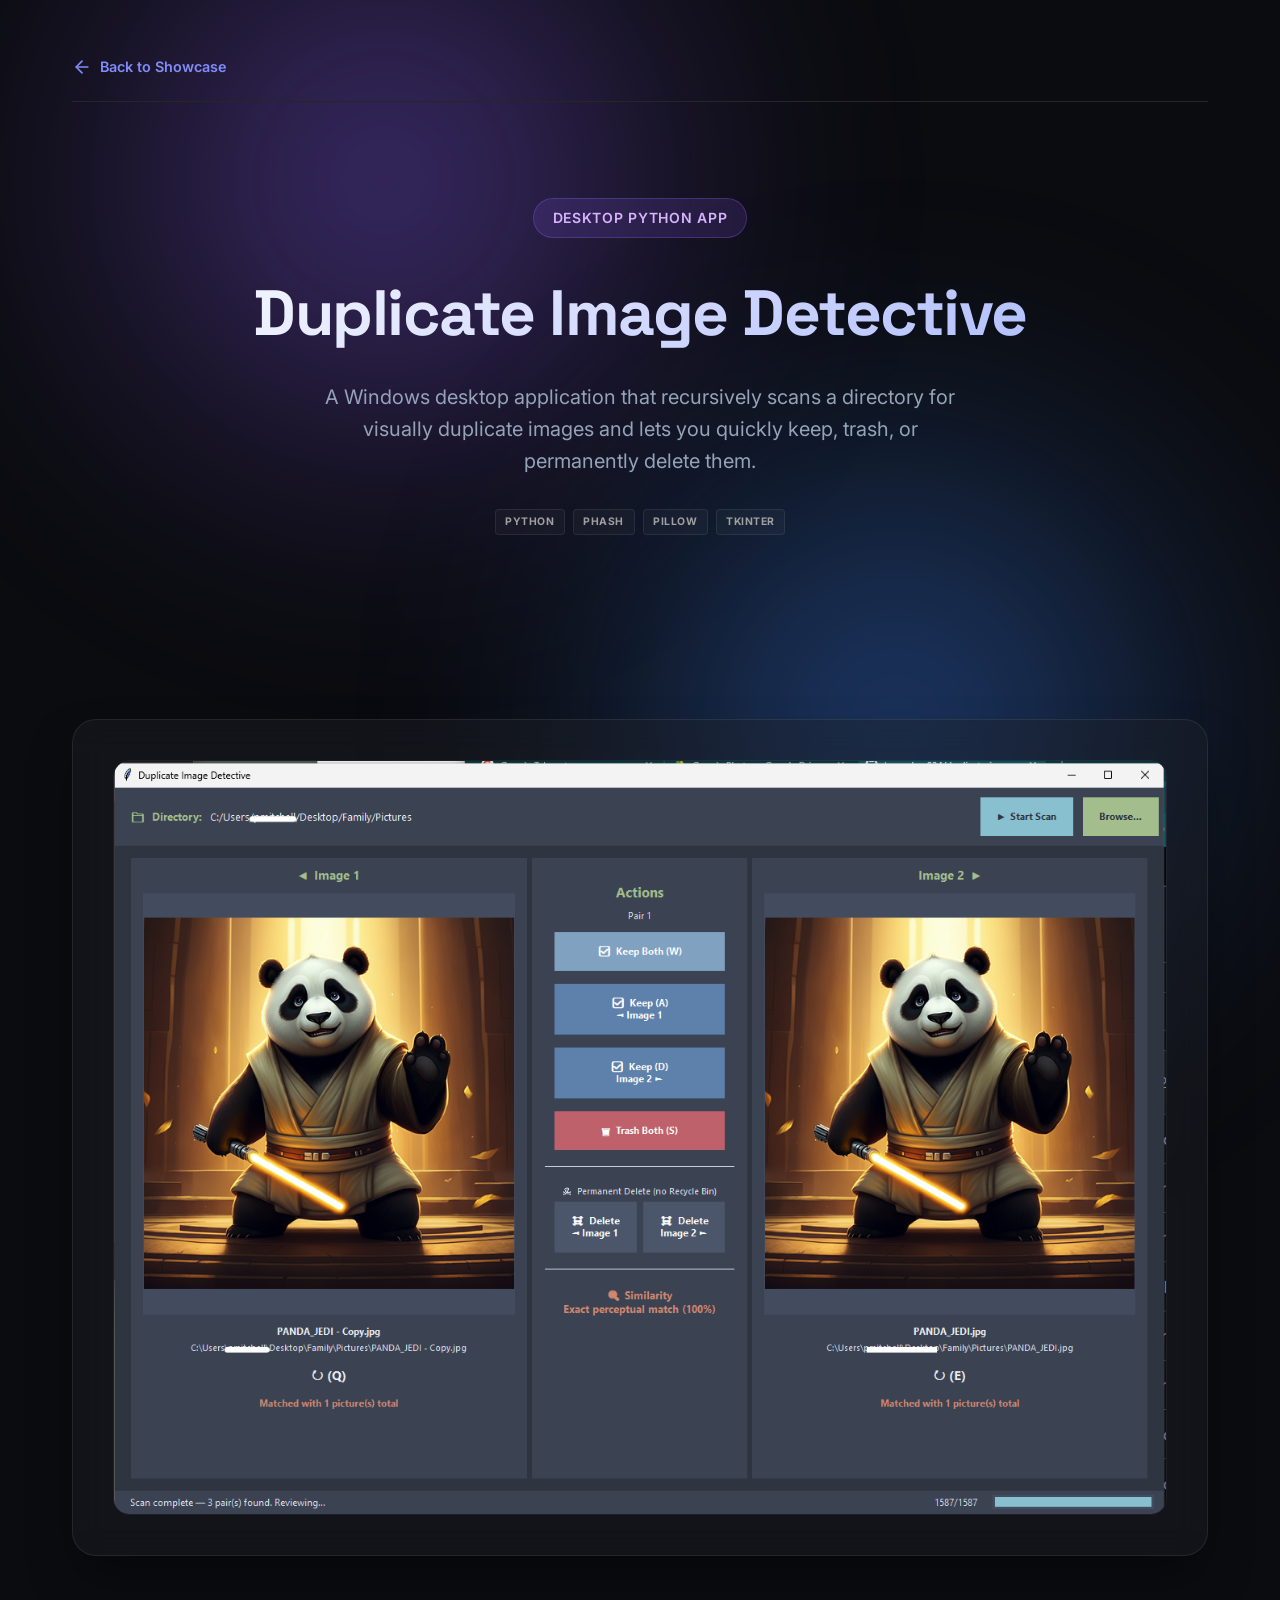
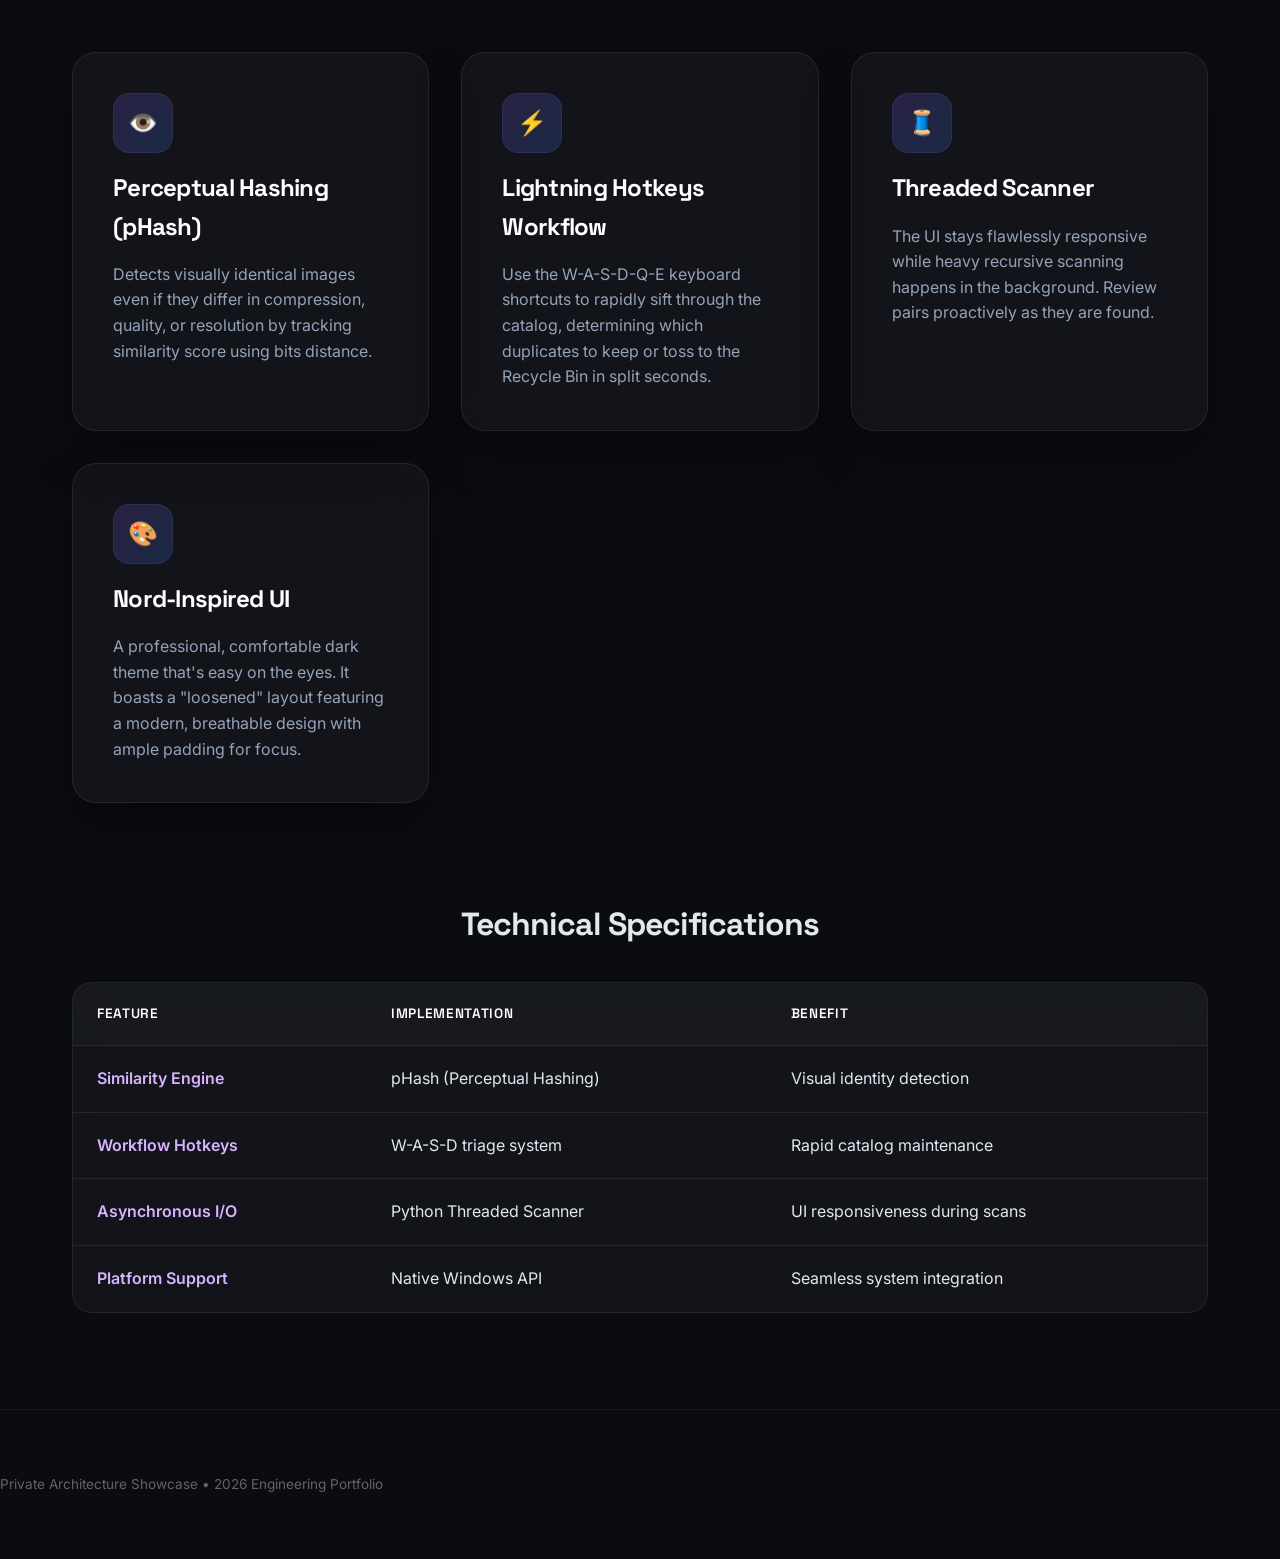
<file: piccompare-showcase.html>
<!DOCTYPE html>
<html lang="en">
<head>
    <meta charset="UTF-8">
    <meta name="viewport" content="width=device-width, initial-scale=1.0">
    <title>PicCompare - Product Showcase</title>
    
    <!-- Google Fonts -->
    <link rel="preconnect" href="https://fonts.googleapis.com">
    <link rel="preconnect" href="https://fonts.gstatic.com" crossorigin>
    <link href="https://fonts.googleapis.com/css2?family=Inter:wght@300;400;600;700&family=Space+Grotesk:wght@500;700&display=swap" rel="stylesheet">
    
    <link rel="stylesheet" href="style.css">
    
    <style>
        :root {
            /* Vibe Coding Color Palette */
            --bg-color: #0b0c10;
            --surface-color: rgba(31, 33, 42, 0.4);
            --surface-border: rgba(255, 255, 255, 0.08);
            --text-primary: #e2e8f0;
            --text-secondary: #94a3b8;
            --accent-primary: #8b5cf6;
            --accent-secondary: #3b82f6;
            --accent-glow: rgba(139, 92, 246, 0.3);
            
            --glass-blur: 16px;
        }

        * {
            box-sizing: border-box;
            margin: 0;
            padding: 0;
        }

        body {
            font-family: 'Inter', sans-serif;
            background-color: var(--bg-color);
            color: var(--text-primary);
            line-height: 1.6;
            overflow-x: hidden;
            position: relative;
        }

        body::before, body::after {
            content: '';
            position: fixed;
            width: 80vw;
            height: 80vh;
            border-radius: 50%;
            z-index: -1;
            filter: blur(120px);
            opacity: 0.5;
            animation: float 20s infinite alternate ease-in-out;
        }

        body::before {
            background: radial-gradient(circle, var(--accent-primary) 0%, transparent 60%);
            top: -20%;
            left: -10%;
        }

        body::after {
            background: radial-gradient(circle, var(--accent-secondary) 0%, transparent 60%);
            bottom: -20%;
            right: -10%;
            animation-delay: -10s;
        }

        @keyframes float {
            0% { transform: translate(0, 0) scale(1); }
            100% { transform: translate(10%, 15%) scale(1.1); }
        }

        .container {
            max-width: 1200px;
            margin: 0 auto;
            padding: 2rem;
        }

        h1, h2, h3 {
            font-family: 'Space Grotesk', sans-serif;
            letter-spacing: -0.03em;
        }

        .hero {
            text-align: center;
            margin-bottom: 6rem;
            padding-top: 4rem;
            animation: fadeUp 1s ease-out;
        }

        .badge {
            display: inline-block;
            background: rgba(139, 92, 246, 0.15);
            border: 1px solid rgba(139, 92, 246, 0.3);
            color: #d8b4fe;
            padding: 0.5rem 1.2rem;
            border-radius: 999px;
            font-size: 0.875rem;
            font-weight: 600;
            margin-bottom: 1.5rem;
            text-transform: uppercase;
            letter-spacing: 0.05em;
        }

        .hero h1 {
            font-size: 4rem;
            font-weight: 700;
            background: linear-gradient(135deg, #fff 0%, #a5b4fc 100%);
            -webkit-background-clip: text;
            -webkit-text-fill-color: transparent;
            margin-bottom: 1rem;
        }

        .hero p {
            font-size: 1.25rem;
            color: var(--text-secondary);
            max-width: 650px;
            margin: 0 auto;
            margin-bottom: 2rem;
        }

        .glass-panel {
            background: var(--surface-color);
            backdrop-filter: blur(var(--glass-blur));
            -webkit-backdrop-filter: blur(var(--glass-blur));
            border: 1px solid var(--surface-border);
            border-radius: 24px;
            padding: 2.5rem;
            box-shadow: 0 25px 50px -12px rgba(0, 0, 0, 0.5);
            transition: transform 0.3s ease, border-color 0.3s ease, box-shadow 0.3s ease;
        }

        .glass-panel:hover {
            transform: translateY(-5px);
            border-color: rgba(255, 255, 255, 0.15);
            box-shadow: 0 30px 60px -12px rgba(139, 92, 246, 0.15);
        }

        .visual-showcase {
            display: flex;
            flex-direction: column;
            gap: 2rem;
            margin-bottom: 6rem;
            animation: fadeUp 1s ease-out 0.2s backwards;
        }

        .visual-showcase img {
            width: 100%;
            height: auto;
            border-radius: 16px;
            object-fit: cover;
            border: 1px solid rgba(255,255,255,0.05);
        }

        .features-grid {
            display: grid;
            grid-template-columns: repeat(auto-fit, minmax(320px, 1fr));
            gap: 2rem;
            margin-bottom: 6rem;
            animation: fadeUp 1s ease-out 0.4s backwards;
        }

        .feature-icon {
            font-size: 1.5rem;
            margin-bottom: 1rem;
            display: inline-flex;
            align-items: center;
            justify-content: center;
            width: 60px;
            height: 60px;
            border-radius: 16px;
            background: linear-gradient(135deg, rgba(139,92,246,0.2) 0%, rgba(59,130,246,0.2) 100%);
            border: 1px solid rgba(255,255,255,0.05);
        }

        .feature h3 {
            font-size: 1.5rem;
            margin-bottom: 1rem;
            color: #fff;
        }

        .feature p {
            color: var(--text-secondary);
            font-size: 1rem;
        }

        @keyframes fadeUp {
            from { opacity: 0; transform: translateY(30px); }
            to { opacity: 1; transform: translateY(0); }
        }
    </style>
</head>
<body>

    <div class="container">
        <nav class="standard-nav">
            <a href="index.html" class="nav-back-link">
                <svg width="20" height="20" viewBox="0 0 24 24" fill="none" stroke="currentColor" stroke-width="2" stroke-linecap="round" stroke-linejoin="round"><line x1="19" y1="12" x2="5" y2="12"></line><polyline points="12 19 5 12 12 5"></polyline></svg>
                Back to Showcase
            </a>
        </nav>
        
        <!-- Hero Section -->
        <header class="hero">
            <span class="badge">Desktop Python App</span>
            <h1>Duplicate Image Detective</h1>
            <p>A Windows desktop application that recursively scans a directory for visually duplicate images and lets you quickly keep, trash, or permanently delete them.</p>
            <div class="tech-stack" style="justify-content: center;">
                <span class="tech-badge">Python</span>
                <span class="tech-badge">pHash</span>
                <span class="tech-badge">Pillow</span>
                <span class="tech-badge">Tkinter</span>
            </div>
        </header>

        <!-- Visual Showcase -->

        <div class="visual-showcase glass-panel">
            <img src="assets/piccompare/piccompare_showcase.png" alt="Duplicate Image Detective Interface">
        </div>

        <!-- Features Grid -->
        <div class="features-grid">
            
            <div class="feature glass-panel">
                <div class="feature-icon">👁️</div>
                <h3>Perceptual Hashing (pHash)</h3>
                <p>Detects visually identical images even if they differ in compression, quality, or resolution by tracking similarity score using bits distance.</p>
            </div>

            <div class="feature glass-panel">
                <div class="feature-icon">⚡</div>
                <h3>Lightning Hotkeys Workflow</h3>
                <p>Use the W-A-S-D-Q-E keyboard shortcuts to rapidly sift through the catalog, determining which duplicates to keep or toss to the Recycle Bin in split seconds.</p>
            </div>

            <div class="feature glass-panel">
                <div class="feature-icon">🧵</div>
                <h3>Threaded Scanner</h3>
                <p>The UI stays flawlessly responsive while heavy recursive scanning happens in the background. Review pairs proactively as they are found.</p>
            </div>

            <div class="feature glass-panel">
                <div class="feature-icon">🎨</div>
                <h3>Nord-Inspired UI</h3>
                <p>A professional, comfortable dark theme that's easy on the eyes. It boasts a "loosened" layout featuring a modern, breathable design with ample padding for focus.</p>
            </div>

        </div>

        <!-- Technical Features -->
        <section class="feature-section">
            <h2>Technical Specifications</h2>
            <div class="feature-table-container">
                <table class="feature-table">
                    <thead>
                        <tr>
                            <th>Feature</th>
                            <th>Implementation</th>
                            <th>Benefit</th>
                        </tr>
                    </thead>
                    <tbody>
                        <tr>
                            <td>Similarity Engine</td>
                            <td>pHash (Perceptual Hashing)</td>
                            <td>Visual identity detection</td>
                        </tr>
                        <tr>
                            <td>Workflow Hotkeys</td>
                            <td>W-A-S-D triage system</td>
                            <td>Rapid catalog maintenance</td>
                        </tr>
                        <tr>
                            <td>Asynchronous I/O</td>
                            <td>Python Threaded Scanner</td>
                            <td>UI responsiveness during scans</td>
                        </tr>
                        <tr>
                            <td>Platform Support</td>
                            <td>Native Windows API</td>
                            <td>Seamless system integration</td>
                        </tr>
                    </tbody>
                </table>
            </div>
        </section>

    </div>

    <footer>
        <p>Private Architecture Showcase &bull; 2026 Engineering Portfolio</p>
    </footer>

</body>
</html>
</file>
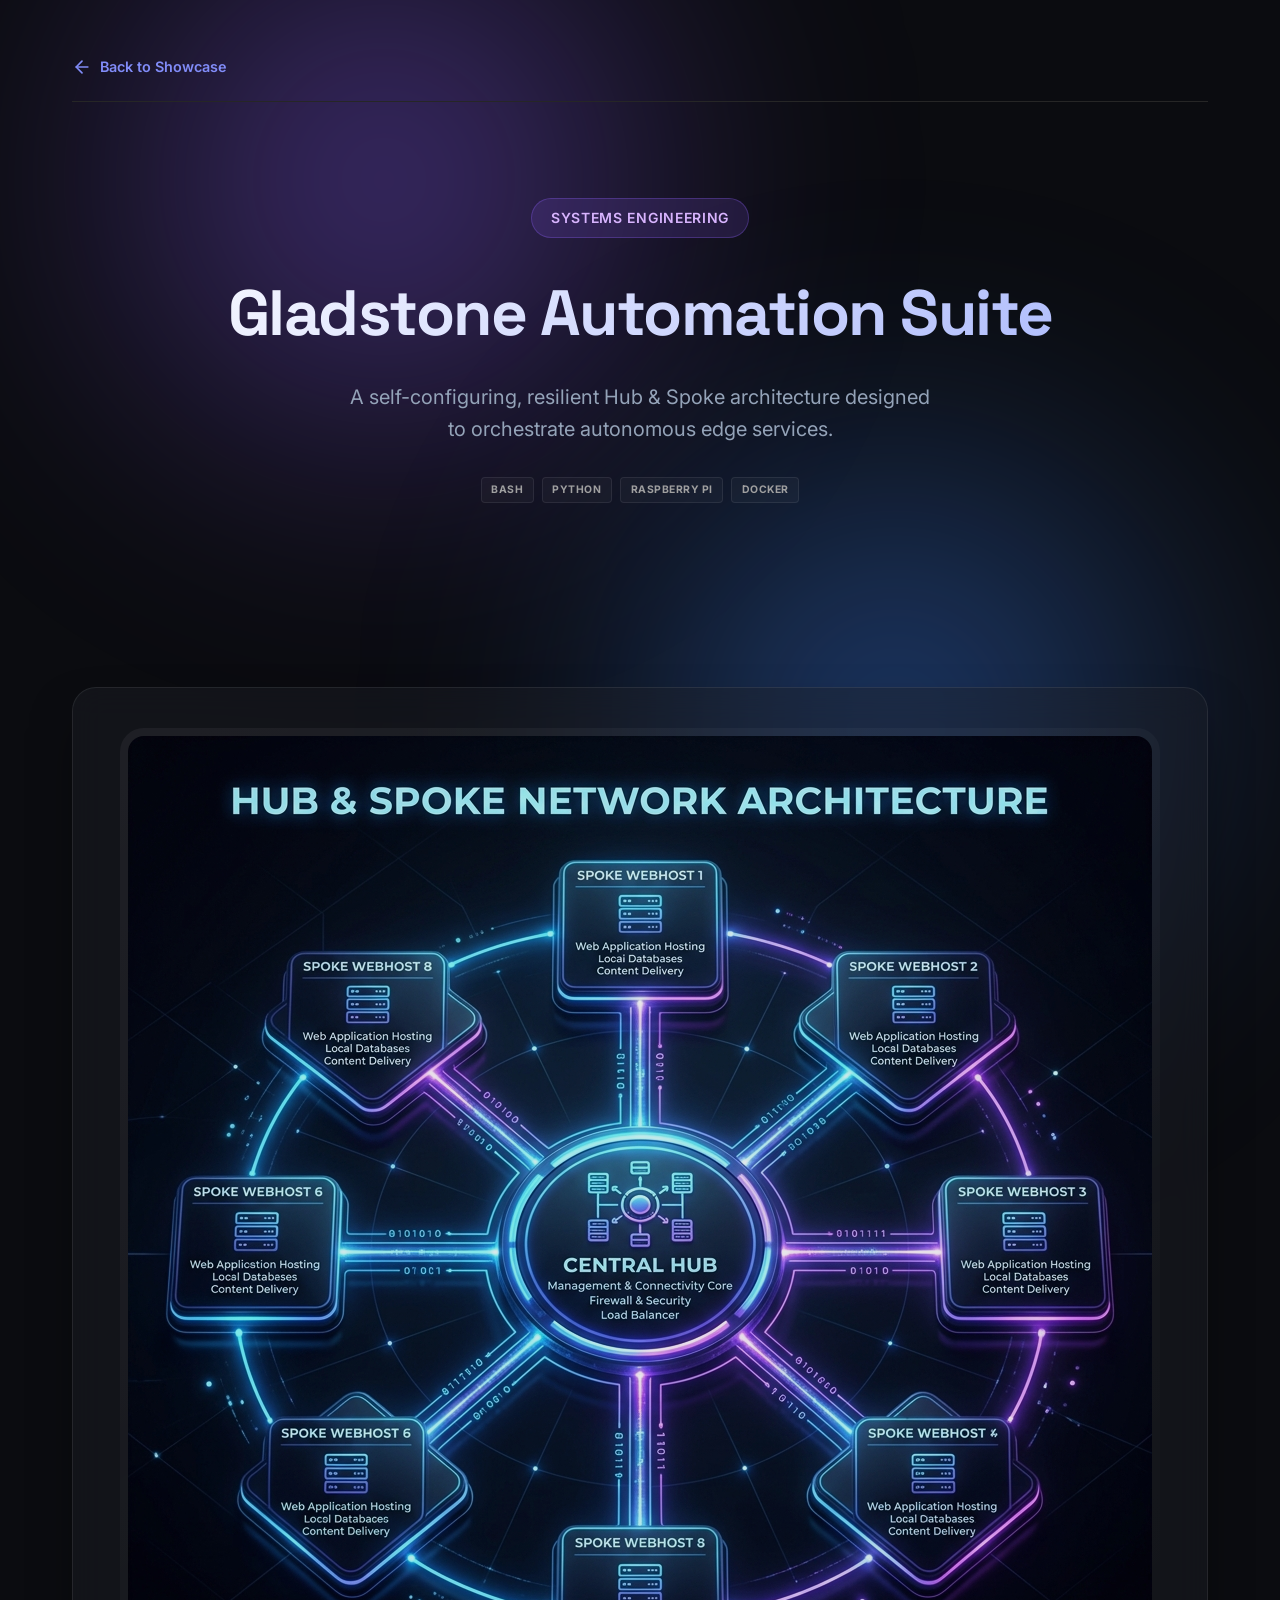
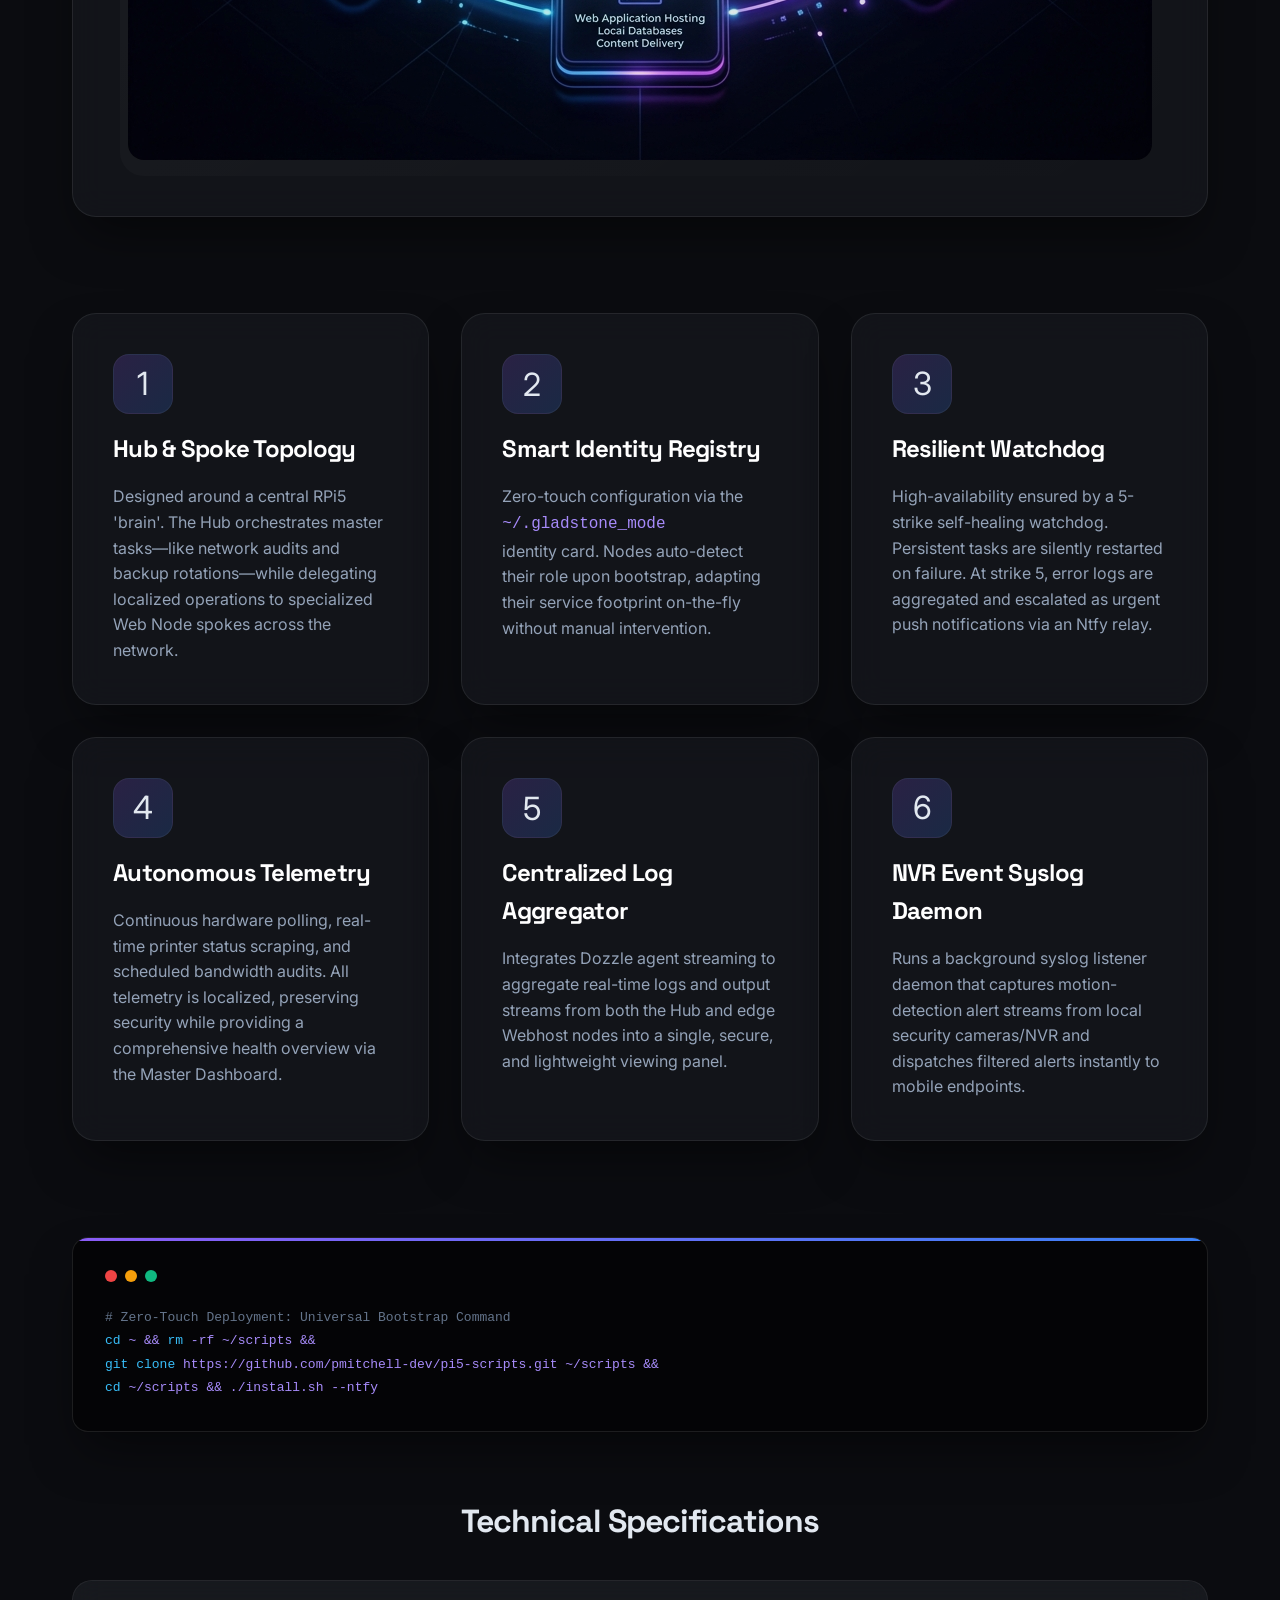
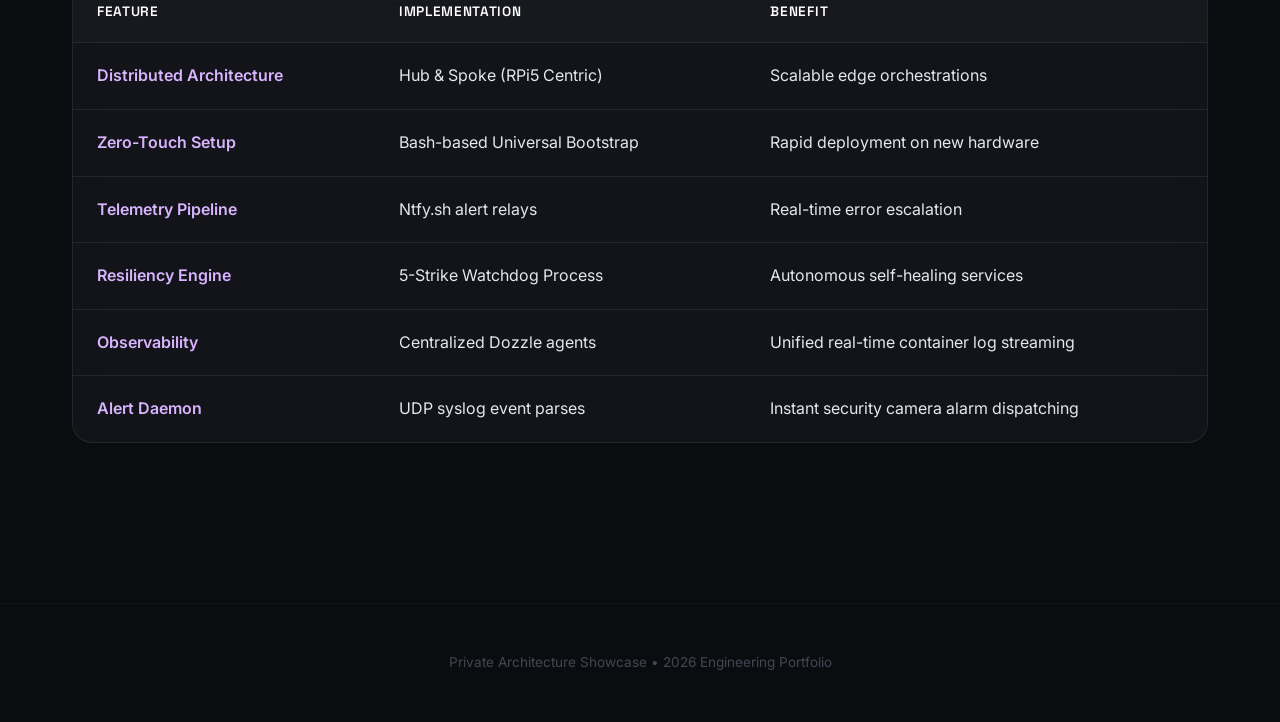
<file: showcase.html>
<!DOCTYPE html>
<html lang="en">
<head>
    <meta charset="UTF-8">
    <meta name="viewport" content="width=device-width, initial-scale=1.0">
    <title>Gladstone Automation Suite - Architecture Showcase</title>
    
    <!-- Google Fonts -->
    <link rel="preconnect" href="https://fonts.googleapis.com">
    <link rel="preconnect" href="https://fonts.gstatic.com" crossorigin>
    <link href="https://fonts.googleapis.com/css2?family=Inter:wght@300;400;600;700&family=Space+Grotesk:wght@500;700&display=swap" rel="stylesheet">
    <link rel="stylesheet" href="style.css">
    
    <style>
        :root {
            /* Vibe Coding Color Palette */
            --bg-color: #0b0c10;
            --surface-color: rgba(31, 33, 42, 0.4);
            --surface-border: rgba(255, 255, 255, 0.08);
            --text-primary: #e2e8f0;
            --text-secondary: #94a3b8;
            --accent-primary: #8b5cf6;
            --accent-secondary: #3b82f6;
            --accent-glow: rgba(139, 92, 246, 0.3);
            
            --glass-blur: 16px;
        }

        * {
            box-sizing: border-box;
            margin: 0;
            padding: 0;
        }

        body {
            font-family: 'Inter', sans-serif;
            background-color: var(--bg-color);
            color: var(--text-primary);
            line-height: 1.6;
            overflow-x: hidden;
            position: relative;
        }

        /* Ambient Mesh Gradient Background */
        body::before, body::after {
            content: '';
            position: fixed;
            width: 80vw;
            height: 80vh;
            border-radius: 50%;
            z-index: -1;
            filter: blur(120px);
            opacity: 0.5;
            animation: float 20s infinite alternate ease-in-out;
        }

        body::before {
            background: radial-gradient(circle, var(--accent-primary) 0%, transparent 60%);
            top: -20%;
            left: -10%;
        }

        body::after {
            background: radial-gradient(circle, var(--accent-secondary) 0%, transparent 60%);
            bottom: -20%;
            right: -10%;
            animation-delay: -10s;
        }

        @keyframes float {
            0% { transform: translate(0, 0) scale(1); }
            100% { transform: translate(10%, 15%) scale(1.1); }
        }

        /* Layout & Typography */
        .container {
            max-width: 1200px;
            margin: 0 auto;
            padding: 2rem;
        }

        h1, h2, h3 {
            font-family: 'Space Grotesk', sans-serif;
            letter-spacing: -0.03em;
        }

        .hero {
            text-align: center;
            margin-bottom: 6rem;
            padding-top: 4rem;
            animation: fadeUp 1s ease-out;
        }

        .badge {
            display: inline-block;
            background: rgba(139, 92, 246, 0.15);
            border: 1px solid rgba(139, 92, 246, 0.3);
            color: #d8b4fe;
            padding: 0.5rem 1.2rem;
            border-radius: 999px;
            font-size: 0.875rem;
            font-weight: 600;
            margin-bottom: 1.5rem;
            text-transform: uppercase;
            letter-spacing: 0.05em;
        }

        .hero h1 {
            font-size: 4rem;
            font-weight: 700;
            background: linear-gradient(135deg, #fff 0%, #a5b4fc 100%);
            -webkit-background-clip: text;
            -webkit-text-fill-color: transparent;
            margin-bottom: 1rem;
        }

        .hero p {
            font-size: 1.25rem;
            color: var(--text-secondary);
            max-width: 600px;
            margin: 0 auto;
            margin-bottom: 2rem;
        }

        /* Glassmorphism Classes */
        .glass-panel {
            background: var(--surface-color);
            backdrop-filter: blur(var(--glass-blur));
            -webkit-backdrop-filter: blur(var(--glass-blur));
            border: 1px solid var(--surface-border);
            border-radius: 24px;
            padding: 2.5rem;
            box-shadow: 0 25px 50px -12px rgba(0, 0, 0, 0.5);
            transition: transform 0.3s ease, border-color 0.3s ease, box-shadow 0.3s ease;
        }

        .glass-panel:hover {
            transform: translateY(-5px);
            border-color: rgba(255, 255, 255, 0.15);
            box-shadow: 0 30px 60px -12px rgba(139, 92, 246, 0.15);
        }

        /* Architecture Visual */
        .visual-showcase {
            display: flex;
            justify-content: center;
            margin-bottom: 6rem;
            animation: fadeUp 1s ease-out 0.2s backwards;
        }

        .visual-showcase img {
            max-width: 100%;
            height: auto;
            border-radius: 16px;
            object-fit: cover;
            opacity: 0.9;
        }
        
        .image-wrapper {
            padding: 0.5rem;
            background: linear-gradient(145deg, rgba(255,255,255,0.05) 0%, rgba(255,255,255,0) 100%);
            border-radius: 24px;
        }

        /* Grid Layout */
        .features-grid {
            display: grid;
            grid-template-columns: repeat(auto-fit, minmax(320px, 1fr));
            gap: 2rem;
            margin-bottom: 6rem;
            animation: fadeUp 1s ease-out 0.4s backwards;
        }

        .feature-icon {
            font-size: 2rem;
            margin-bottom: 1rem;
            display: inline-flex;
            align-items: center;
            justify-content: center;
            width: 60px;
            height: 60px;
            border-radius: 16px;
            background: linear-gradient(135deg, rgba(139,92,246,0.2) 0%, rgba(59,130,246,0.2) 100%);
            border: 1px solid rgba(255,255,255,0.05);
        }

        .feature h3 {
            font-size: 1.5rem;
            margin-bottom: 1rem;
            color: #fff;
        }

        .feature p {
            color: var(--text-secondary);
            font-size: 1rem;
        }

        /* Code Block */
        .terminal {
            background: rgba(0, 0, 0, 0.6);
            border-radius: 16px;
            padding: 2rem;
            font-family: 'Consolas', 'Monaco', monospace;
            border: 1px solid rgba(255,255,255,0.1);
            position: relative;
            overflow: hidden;
            animation: fadeUp 1s ease-out 0.6s backwards;
        }

        .terminal::before {
            content: '';
            position: absolute;
            top: 0;
            left: 0;
            right: 0;
            height: 3px;
            background: linear-gradient(90deg, var(--accent-primary), var(--accent-secondary));
        }
        
        .terminal-header {
            display: flex;
            align-items: center;
            margin-bottom: 1.5rem;
            gap: 8px;
        }
        
        .dot {
            width: 12px;
            height: 12px;
            border-radius: 50%;
        }
        
        .dot.red { background: #ef4444; }
        .dot.yellow { background: #f59e0b; }
        .dot.green { background: #10b981; }

        code {
            color: #a78bfa;
            word-break: break-all;
            line-height: 1.8;
            display: block;
        }

        .comment {
            color: #64748b;
        }
        
        .keyword {
            color: #38bdf8;
        }

        /* Animations */
        @keyframes fadeUp {
            from {
                opacity: 0;
                transform: translateY(30px);
            }
            to {
                opacity: 1;
                transform: translateY(0);
            }
        }
        
        /* Footer */
        footer {
            text-align: center;
            padding: 3rem 0;
            color: var(--text-secondary);
            border-top: 1px solid var(--surface-border);
            margin-top: 4rem;
        }
    </style>
</head>
<body>

    <div class="container">
        <nav class="standard-nav">
            <a href="index.html" class="nav-back-link">
                <svg width="20" height="20" viewBox="0 0 24 24" fill="none" stroke="currentColor" stroke-width="2" stroke-linecap="round" stroke-linejoin="round"><line x1="19" y1="12" x2="5" y2="12"></line><polyline points="12 19 5 12 12 5"></polyline></svg>
                Back to Showcase
            </a>
        </nav>
        
        <!-- Hero Section -->
        <header class="hero">
            <span class="badge">Systems Engineering</span>
            <h1>Gladstone Automation Suite</h1>
            <p>A self-configuring, resilient Hub & Spoke architecture designed to orchestrate autonomous edge services.</p>
            <div class="tech-stack" style="justify-content: center;">
                <span class="tech-badge">Bash</span>
                <span class="tech-badge">Python</span>
                <span class="tech-badge">Raspberry Pi</span>
                <span class="tech-badge">Docker</span>
            </div>
        </header>

        <!-- Visual Showcase -->
        <div class="visual-showcase glass-panel">
            <div class="image-wrapper">
                <!-- Using the generated architecture diagram -->
                <img src="assets/gladstone/gladstone_showcase.png" alt="Hub and Spoke Dynamic Network Diagram">
            </div>
        </div>

        <!-- Features Grid -->
        <div class="features-grid">
            
            <div class="feature glass-panel">
                <div class="feature-icon">1</div>
                <h3>Hub & Spoke Topology</h3>
                <p>Designed around a central RPi5 'brain'. The Hub orchestrates master tasks—like network audits and backup rotations—while delegating localized operations to specialized Web Node spokes across the network.</p>
            </div>

            <div class="feature glass-panel">
                <div class="feature-icon">2</div>
                <h3>Smart Identity Registry</h3>
                <p>Zero-touch configuration via the <code>~/.gladstone_mode</code> identity card. Nodes auto-detect their role upon bootstrap, adapting their service footprint on-the-fly without manual intervention.</p>
            </div>

            <div class="feature glass-panel">
                <div class="feature-icon">3</div>
                <h3>Resilient Watchdog</h3>
                <p>High-availability ensured by a 5-strike self-healing watchdog. Persistent tasks are silently restarted on failure. At strike 5, error logs are aggregated and escalated as urgent push notifications via an Ntfy relay.</p>
            </div>

            <div class="feature glass-panel">
                <div class="feature-icon">4</div>
                <h3>Autonomous Telemetry</h3>
                <p>Continuous hardware polling, real-time printer status scraping, and scheduled bandwidth audits. All telemetry is localized, preserving security while providing a comprehensive health overview via the Master Dashboard.</p>
            </div>

            <div class="feature glass-panel">
                <div class="feature-icon">5</div>
                <h3>Centralized Log Aggregator</h3>
                <p>Integrates Dozzle agent streaming to aggregate real-time logs and output streams from both the Hub and edge Webhost nodes into a single, secure, and lightweight viewing panel.</p>
            </div>

            <div class="feature glass-panel">
                <div class="feature-icon">6</div>
                <h3>NVR Event Syslog Daemon</h3>
                <p>Runs a background syslog listener daemon that captures motion-detection alert streams from local security cameras/NVR and dispatches filtered alerts instantly to mobile endpoints.</p>
            </div>

        </div>

        <!-- Code Snippet -->
        <div class="terminal glass-panel">
            <div class="terminal-header">
                <div class="dot red"></div>
                <div class="dot yellow"></div>
                <div class="dot green"></div>
            </div>
            <code>
                <span class="comment"># Zero-Touch Deployment: Universal Bootstrap Command</span><br>
                <span class="keyword">cd</span> ~ && <span class="keyword">rm</span> -rf ~/scripts && <br>
                <span class="keyword">git clone</span> https://github.com/pmitchell-dev/pi5-scripts.git ~/scripts && <br>
                <span class="keyword">cd</span> ~/scripts && ./install.sh --ntfy
            </code>
        </div>
        <!-- Technical Features -->
        <section class="feature-section">
            <h2>Technical Specifications</h2>
            <div class="feature-table-container">
                <table class="feature-table">
                    <thead>
                        <tr>
                            <th>Feature</th>
                            <th>Implementation</th>
                            <th>Benefit</th>
                        </tr>
                    </thead>
                    <tbody>
                        <tr>
                            <td>Distributed Architecture</td>
                            <td>Hub & Spoke (RPi5 Centric)</td>
                            <td>Scalable edge orchestrations</td>
                        </tr>
                        <tr>
                            <td>Zero-Touch Setup</td>
                            <td>Bash-based Universal Bootstrap</td>
                            <td>Rapid deployment on new hardware</td>
                        </tr>
                        <tr>
                            <td>Telemetry Pipeline</td>
                            <td>Ntfy.sh alert relays</td>
                            <td>Real-time error escalation</td>
                        </tr>
                        <tr>
                            <td>Resiliency Engine</td>
                            <td>5-Strike Watchdog Process</td>
                            <td>Autonomous self-healing services</td>
                        </tr>
                        <tr>
                            <td>Observability</td>
                            <td>Centralized Dozzle agents</td>
                            <td>Unified real-time container log streaming</td>
                        </tr>
                        <tr>
                            <td>Alert Daemon</td>
                            <td>UDP syslog event parses</td>
                            <td>Instant security camera alarm dispatching</td>
                        </tr>
                    </tbody>
                </table>
            </div>
        </section>
    </div>

    <footer>
        <p>Private Architecture Showcase &bull; 2026 Engineering Portfolio</p>
    </footer>

</body>
</html>
</file>
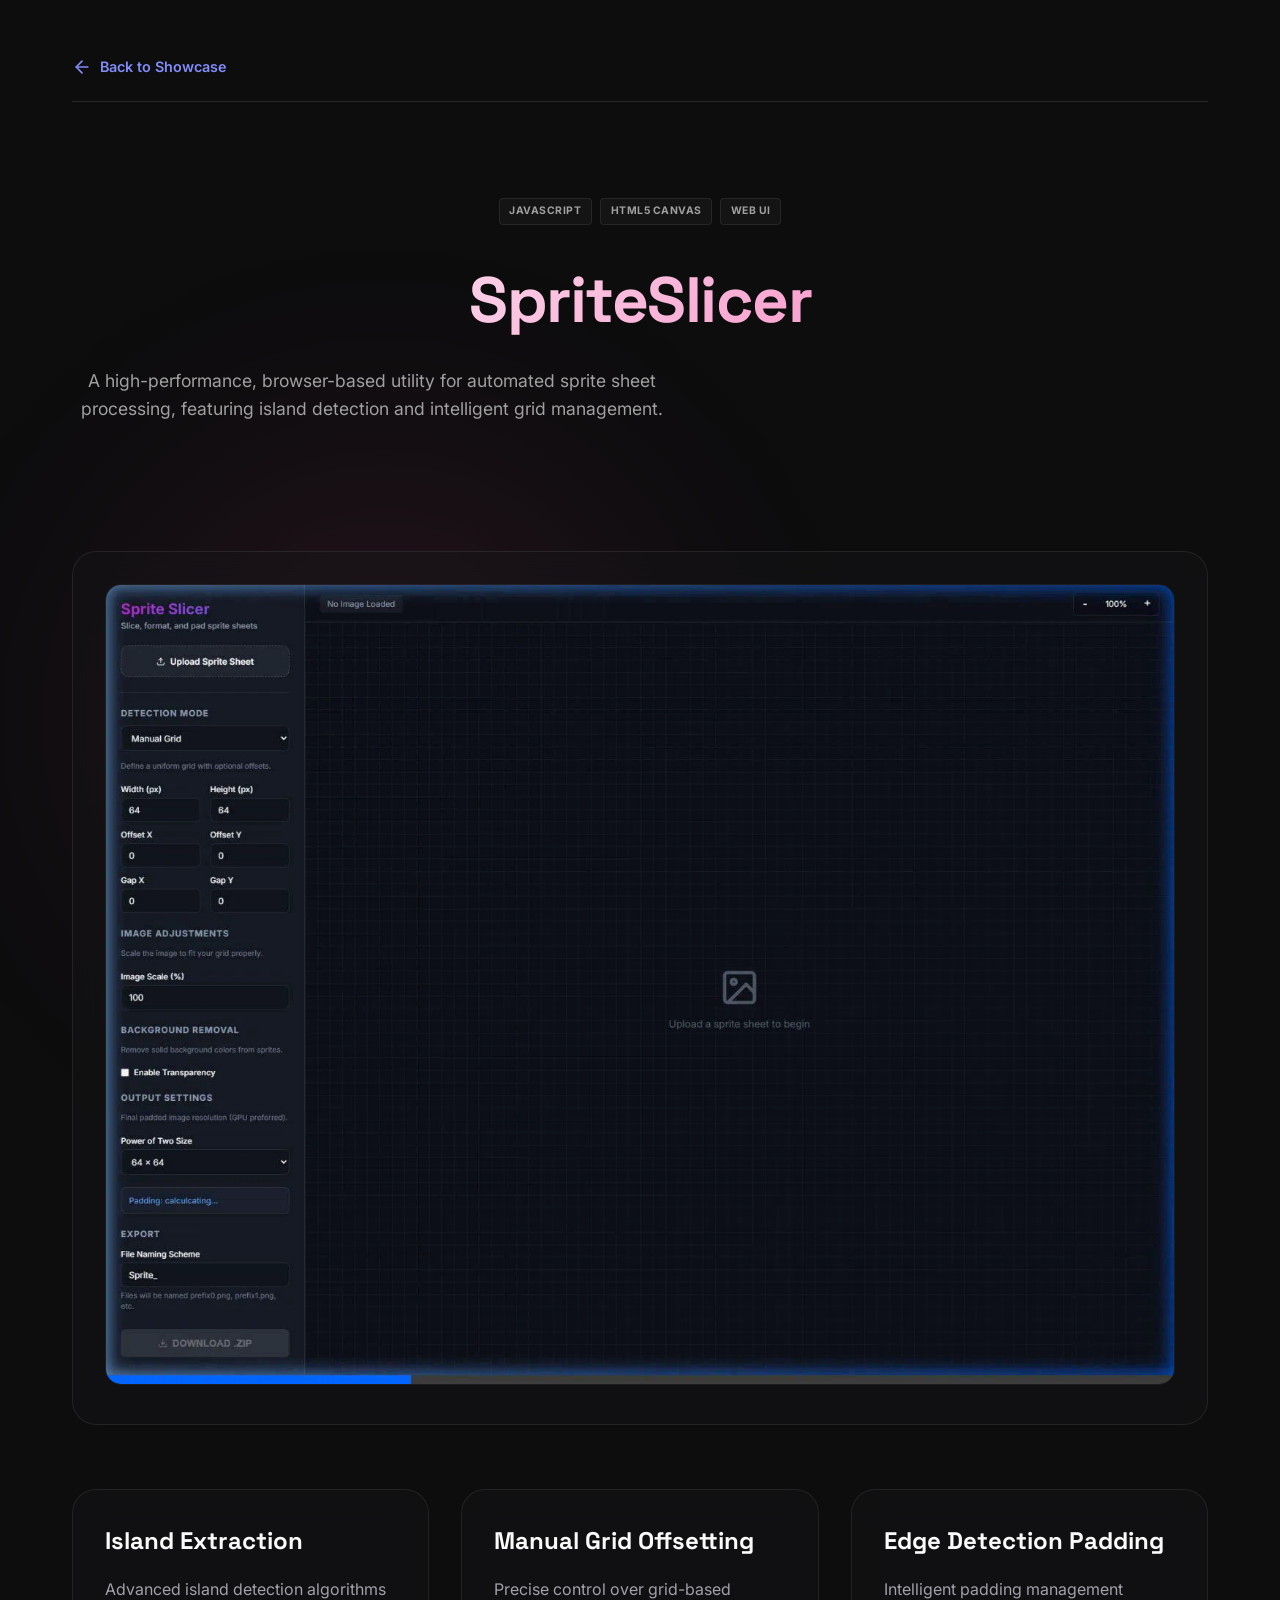
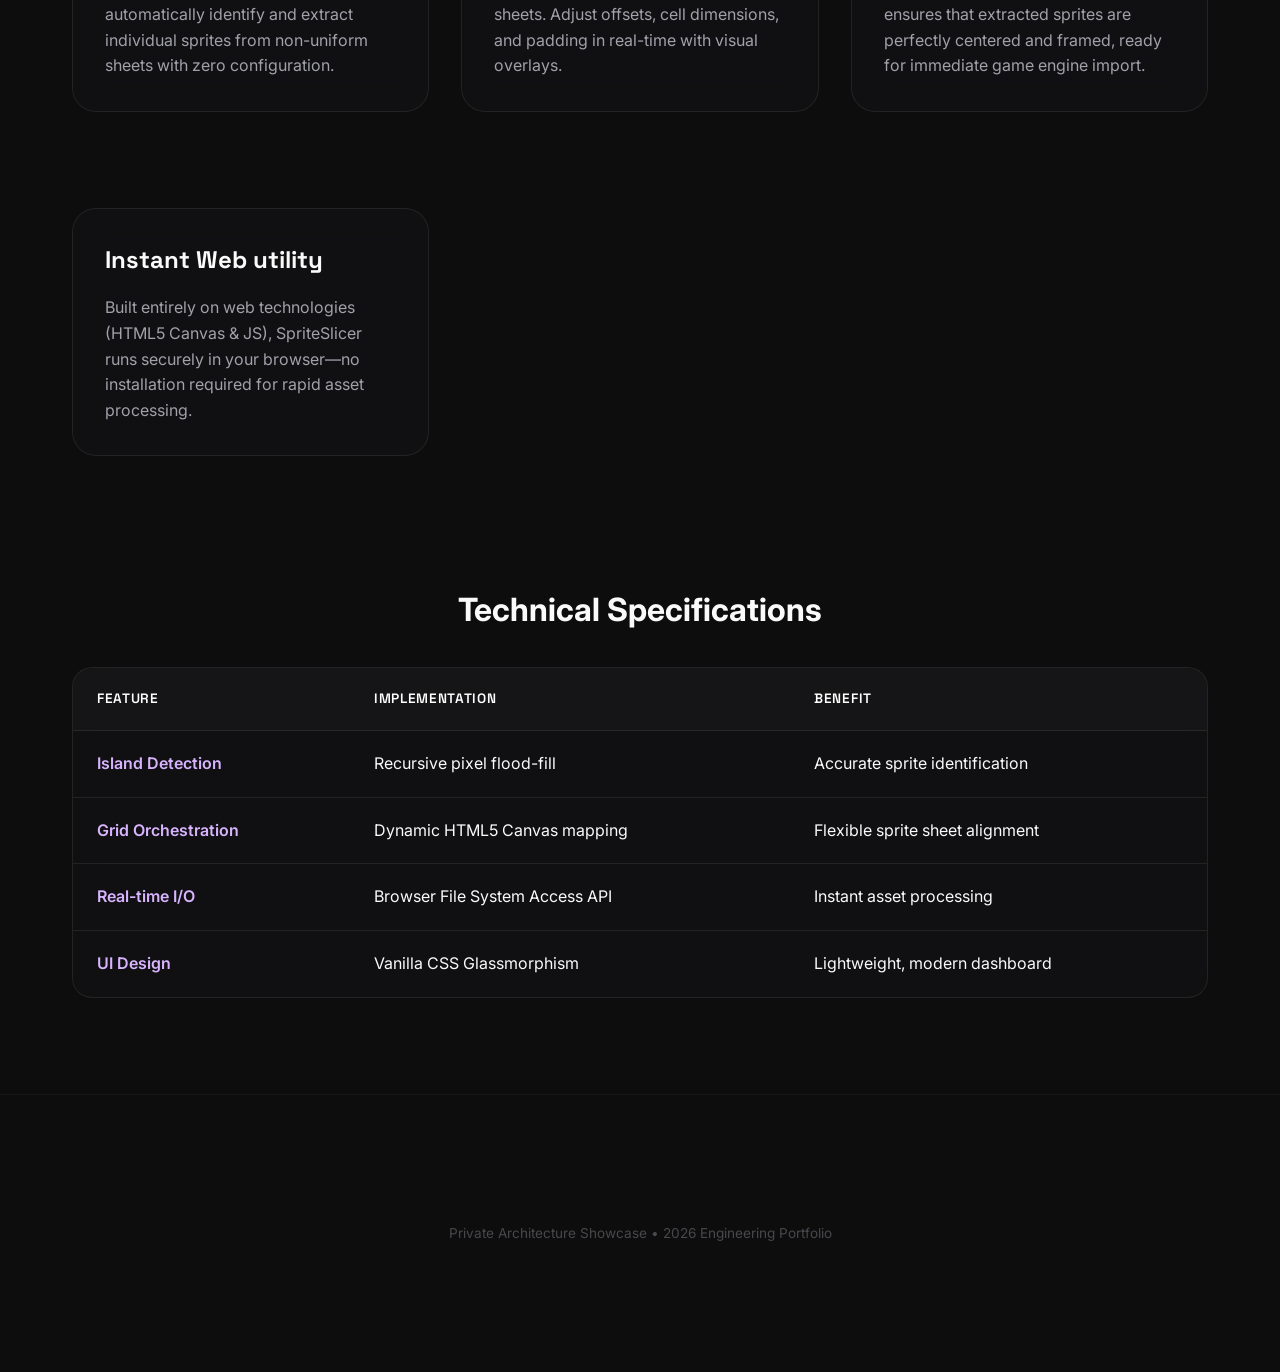
<file: spriteslicer-showcase.html>
<!DOCTYPE html>
<html lang="en">
<head>
    <meta charset="UTF-8">
    <meta name="viewport" content="width=device-width, initial-scale=1.0">
    <title>SpriteSlicer - Game Dev Showcase</title>
    
    <!-- Google Fonts -->
    <link rel="preconnect" href="https://fonts.googleapis.com">
    <link rel="preconnect" href="https://fonts.gstatic.com" crossorigin>
    <link href="https://fonts.googleapis.com/css2?family=Inter:wght@300;400;600;700&family=Space+Grotesk:wght@500;700&display=swap" rel="stylesheet">
    <link rel="stylesheet" href="style.css">
    
    <style>
        :root {
            --bg-color: #0d0d0e;
            --surface-color: rgba(24, 24, 27, 0.4);
            --surface-border: rgba(255, 255, 255, 0.08);
            --text-primary: #fafafa;
            --text-secondary: #a1a1aa;
            --accent-primary: #ec4899;
            --accent-secondary: #8b5cf6;
            --glass-blur: 16px;
        }

        body {
            font-family: 'Inter', sans-serif;
            background-color: var(--bg-color);
            color: var(--text-primary);
            line-height: 1.6;
            overflow-x: hidden;
            position: relative;
        }

        body::before {
            content: '';
            position: fixed;
            width: 80vw;
            height: 80vh;
            border-radius: 50%;
            z-index: -1;
            filter: blur(120px);
            opacity: 0.15;
            background: radial-gradient(circle, var(--accent-primary) 0%, transparent 60%);
            bottom: -20%;
            left: -10%;
        }

        .container {
            max-width: 1200px;
            margin: 0 auto;
            padding: 2rem;
        }

        .hero {
            text-align: center;
            margin-bottom: 4rem;
            padding-top: 4rem;
        }

        .hero h1 {
            font-family: 'Space Grotesk', sans-serif;
            font-size: 4rem;
            margin-bottom: 1rem;
            background: linear-gradient(135deg, #fff 0%, #f472b6 100%);
            -webkit-background-clip: text;
            -webkit-text-fill-color: transparent;
        }

        .glass-panel {
            background: var(--surface-color);
            backdrop-filter: blur(var(--glass-blur));
            border: 1px solid var(--surface-border);
            border-radius: 24px;
            padding: 2rem;
            margin-bottom: 4rem;
        }

        .visual-showcase img {
            width: 100%;
            border-radius: 16px;
            border: 1px solid rgba(255,255,255,0.05);
        }

        .features-grid {
            display: grid;
            grid-template-columns: repeat(auto-fit, minmax(300px, 1fr));
            gap: 2rem;
        }

        .feature h3 {
            font-family: 'Space Grotesk', sans-serif;
            font-size: 1.5rem;
            margin-bottom: 1rem;
        }

        .feature p {
            color: var(--text-secondary);
        }
    </style>
</head>
<body>

    <div class="container">
        <nav class="standard-nav">
            <a href="index.html" class="nav-back-link">
                <svg width="20" height="20" viewBox="0 0 24 24" fill="none" stroke="currentColor" stroke-width="2" stroke-linecap="round" stroke-linejoin="round"><line x1="19" y1="12" x2="5" y2="12"></line><polyline points="12 19 5 12 12 5"></polyline></svg>
                Back to Showcase
            </a>
        </nav>

        <header class="hero">
            <div class="tech-stack" style="justify-content: center;">
                <span class="tech-badge">JavaScript</span>
                <span class="tech-badge">HTML5 Canvas</span>
                <span class="tech-badge">Web UI</span>
            </div>
            <h1>SpriteSlicer</h1>
            <p>A high-performance, browser-based utility for automated sprite sheet processing, featuring island detection and intelligent grid management.</p>
        </header>

        <div class="visual-showcase">
            <div class="glass-panel">
                <img src="assets/spriteslicer/sprite_slicer_tour.webp" alt="SpriteSlicer Interface Overview">
            </div>
        </div>

        <div class="features-grid">
            <div class="feature glass-panel">
                <h3>Island Extraction</h3>
                <p>Advanced island detection algorithms automatically identify and extract individual sprites from non-uniform sheets with zero configuration.</p>
            </div>
            <div class="feature glass-panel">
                <h3>Manual Grid Offsetting</h3>
                <p>Precise control over grid-based sheets. Adjust offsets, cell dimensions, and padding in real-time with visual overlays.</p>
            </div>
            <div class="feature glass-panel">
                <h3>Edge Detection Padding</h3>
                <p>Intelligent padding management ensures that extracted sprites are perfectly centered and framed, ready for immediate game engine import.</p>
            </div>
            <div class="feature glass-panel">
                <h3>Instant Web utility</h3>
                <p>Built entirely on web technologies (HTML5 Canvas & JS), SpriteSlicer runs securely in your browser—no installation required for rapid asset processing.</p>
            </div>
        </div>

        <!-- Technical Features -->
        <section class="feature-section">
            <h2>Technical Specifications</h2>
            <div class="feature-table-container">
                <table class="feature-table">
                    <thead>
                        <tr>
                            <th>Feature</th>
                            <th>Implementation</th>
                            <th>Benefit</th>
                        </tr>
                    </thead>
                    <tbody>
                        <tr>
                            <td>Island Detection</td>
                            <td>Recursive pixel flood-fill</td>
                            <td>Accurate sprite identification</td>
                        </tr>
                        <tr>
                            <td>Grid Orchestration</td>
                            <td>Dynamic HTML5 Canvas mapping</td>
                            <td>Flexible sprite sheet alignment</td>
                        </tr>
                        <tr>
                            <td>Real-time I/O</td>
                            <td>Browser File System Access API</td>
                            <td>Instant asset processing</td>
                        </tr>
                        <tr>
                            <td>UI Design</td>
                            <td>Vanilla CSS Glassmorphism</td>
                            <td>Lightweight, modern dashboard</td>
                        </tr>
                    </tbody>
                </table>
            </div>
        </section>
    </div>

    <footer>
        <div class="container" style="text-align: center; color: var(--text-secondary); padding: 4rem 0;">
            <p>Private Architecture Showcase &bull; 2026 Engineering Portfolio</p>
        </div>
    </footer>

</body>
</html>
</file>
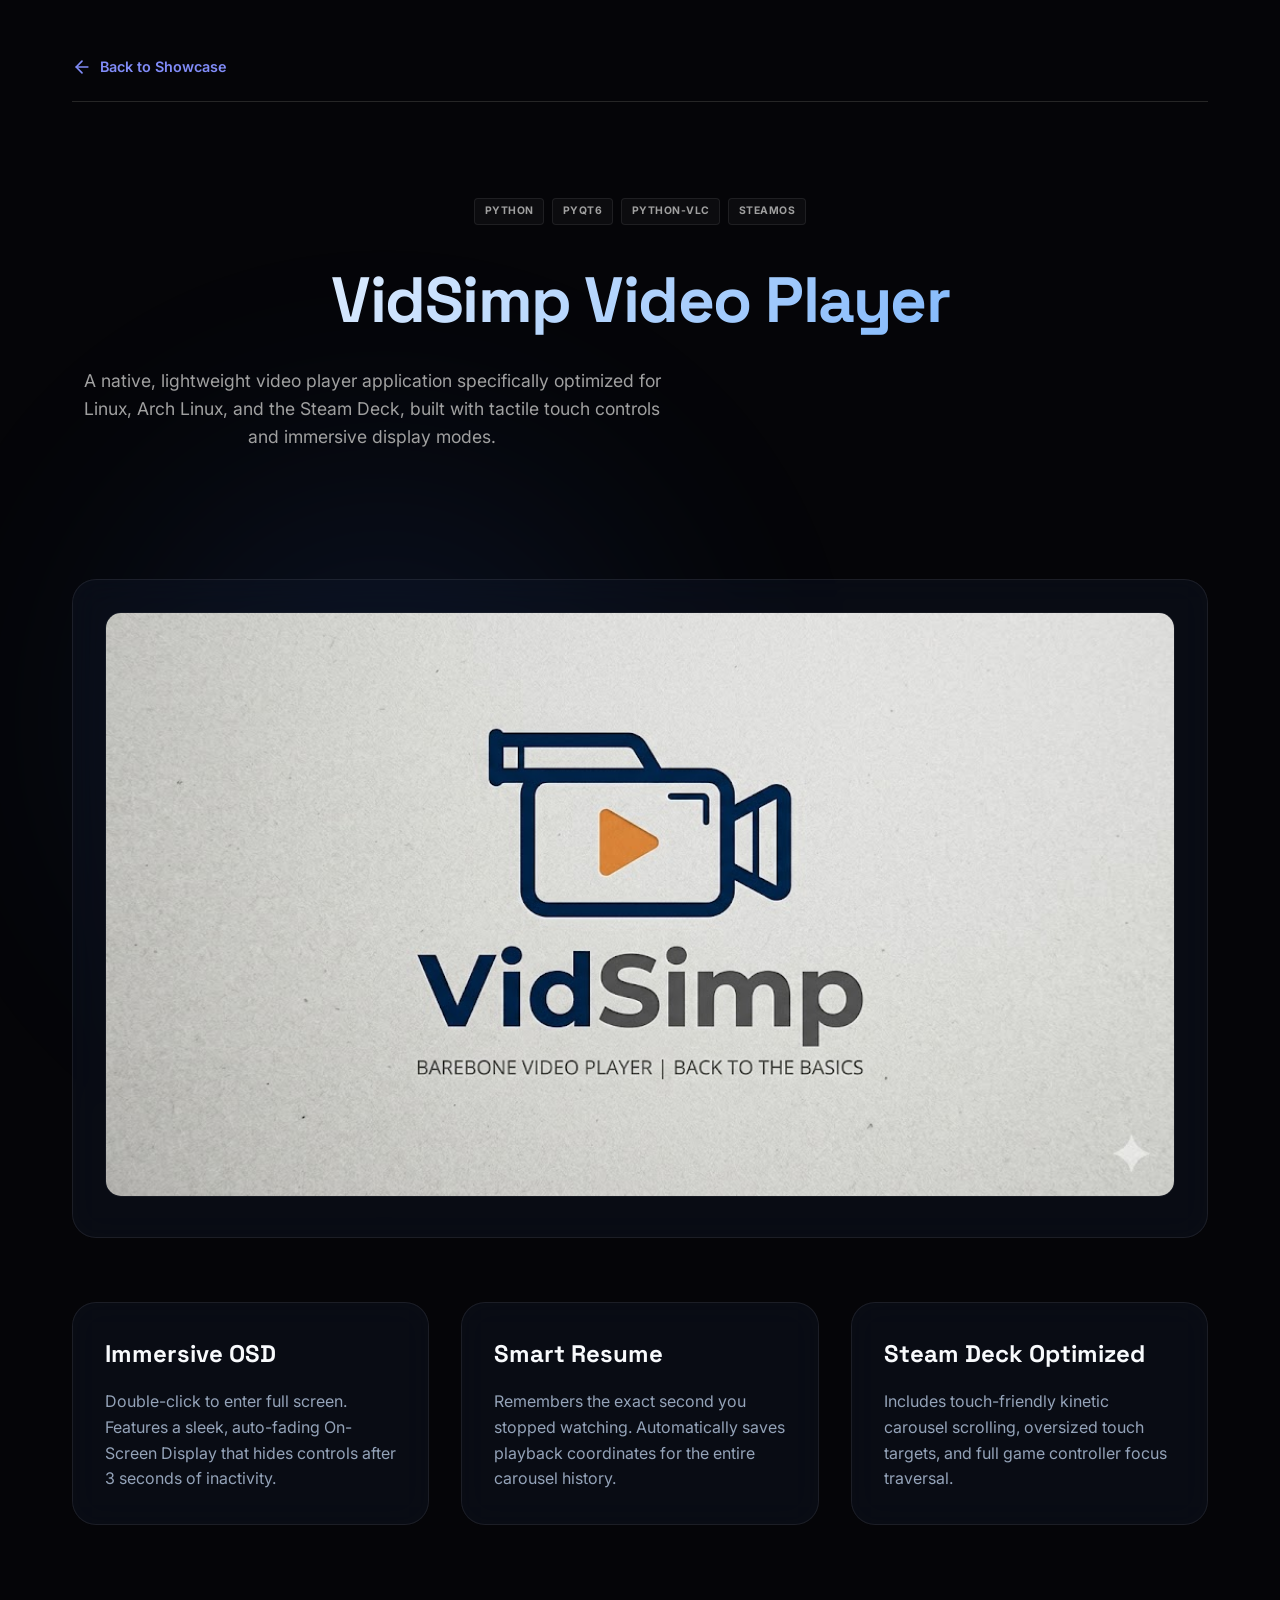
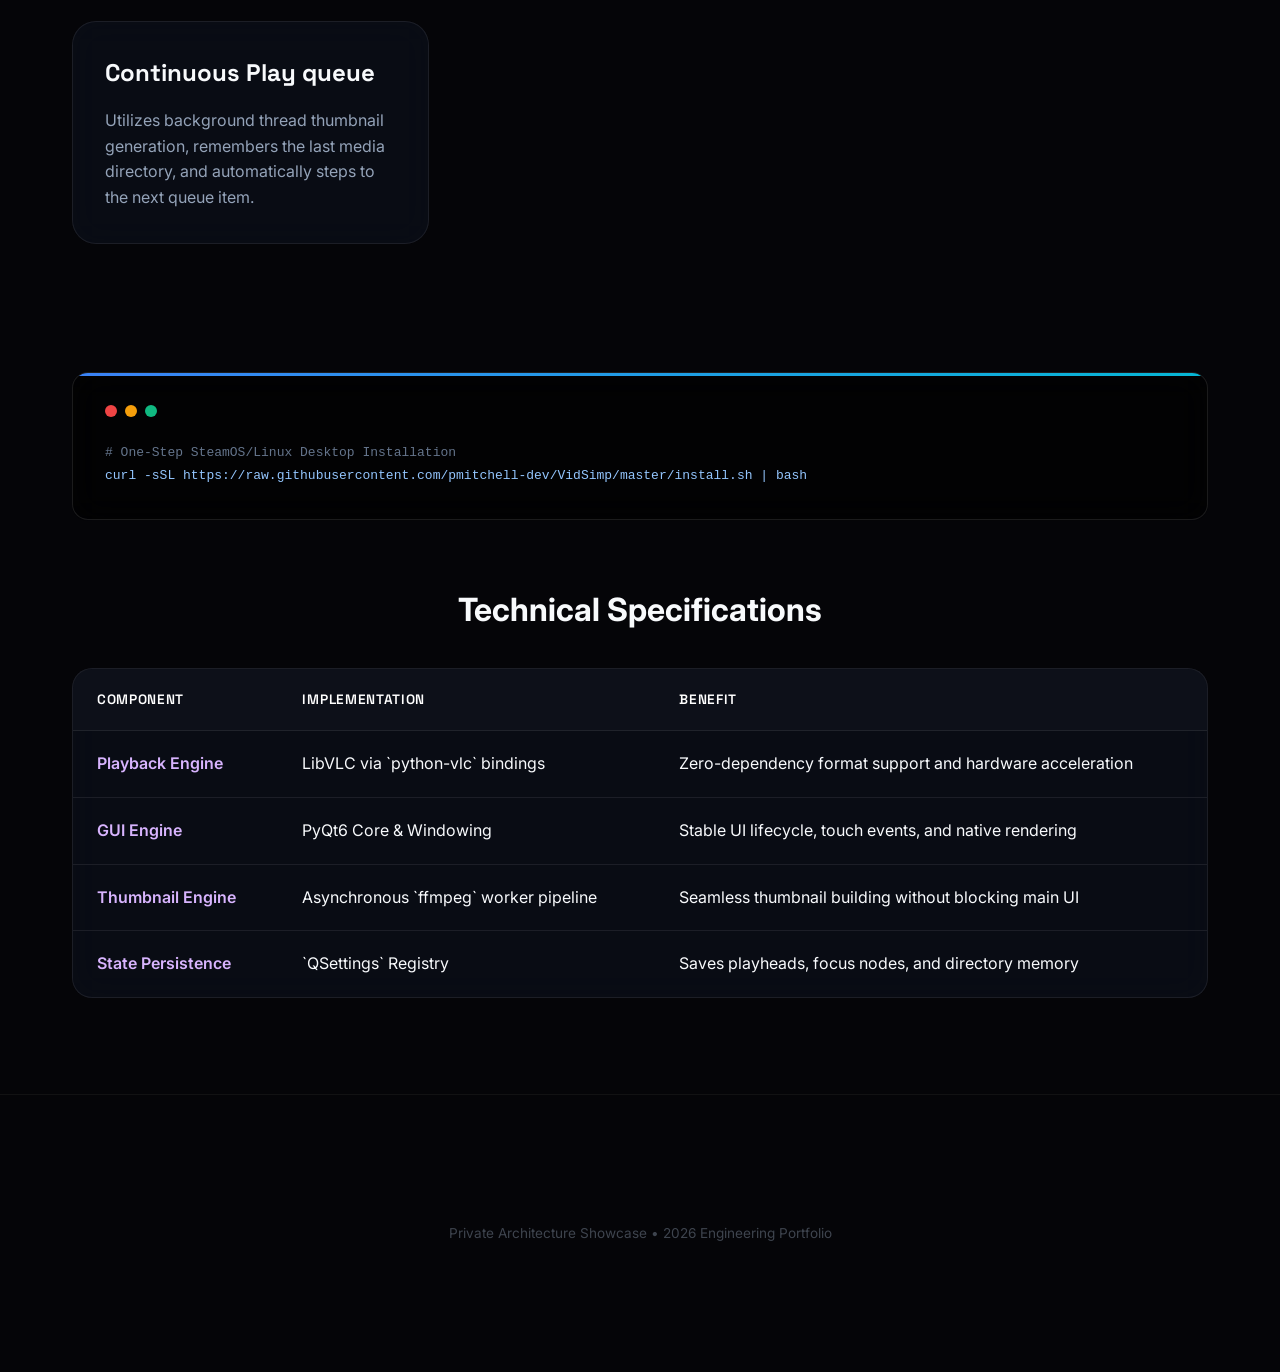
<file: vidsimp-showcase.html>
<!DOCTYPE html>
<html lang="en">
<head>
    <meta charset="UTF-8">
    <meta name="viewport" content="width=device-width, initial-scale=1.0">
    <title>VidSimp - Video Player Showcase</title>
    
    <!-- Google Fonts -->
    <link rel="preconnect" href="https://fonts.googleapis.com">
    <link rel="preconnect" href="https://fonts.gstatic.com" crossorigin>
    <link href="https://fonts.googleapis.com/css2?family=Inter:wght@300;400;600;700&family=Space+Grotesk:wght@500;700&display=swap" rel="stylesheet">
    <link rel="stylesheet" href="style.css">
    
    <style>
        :root {
            --bg-color: #050508;
            --surface-color: rgba(15, 23, 42, 0.4);
            --surface-border: rgba(255, 255, 255, 0.08);
            --text-primary: #f8fafc;
            --text-secondary: #94a3b8;
            --accent-primary: #3b82f6;
            --accent-secondary: #06b6d4;
            --glass-blur: 16px;
        }

        body {
            font-family: 'Inter', sans-serif;
            background-color: var(--bg-color);
            color: var(--text-primary);
            line-height: 1.6;
            overflow-x: hidden;
            position: relative;
        }

        body::before {
            content: '';
            position: fixed;
            width: 80vw;
            height: 80vh;
            border-radius: 50%;
            z-index: -1;
            filter: blur(120px);
            opacity: 0.15;
            background: radial-gradient(circle, var(--accent-primary) 0%, transparent 60%);
            bottom: -20%;
            left: -10%;
        }

        .container {
            max-width: 1200px;
            margin: 0 auto;
            padding: 2rem;
        }

        .hero {
            text-align: center;
            margin-bottom: 4rem;
            padding-top: 4rem;
        }

        .hero h1 {
            font-family: 'Space Grotesk', sans-serif;
            font-size: 4rem;
            margin-bottom: 1rem;
            background: linear-gradient(135deg, #fff 0%, #60a5fa 100%);
            -webkit-background-clip: text;
            -webkit-text-fill-color: transparent;
        }

        .glass-panel {
            background: var(--surface-color);
            backdrop-filter: blur(var(--glass-blur));
            border: 1px solid var(--surface-border);
            border-radius: 24px;
            padding: 2rem;
            margin-bottom: 4rem;
        }

        .visual-showcase img {
            width: 100%;
            border-radius: 16px;
            border: 1px solid rgba(255,255,255,0.05);
        }

        .features-grid {
            display: grid;
            grid-template-columns: repeat(auto-fit, minmax(300px, 1fr));
            gap: 2rem;
        }

        .feature h3 {
            font-family: 'Space Grotesk', sans-serif;
            font-size: 1.5rem;
            margin-bottom: 1rem;
        }

        .feature p {
            color: var(--text-secondary);
        }

        /* Code Block / Terminal */
        .terminal {
            background: rgba(0, 0, 0, 0.6);
            border-radius: 16px;
            padding: 2rem;
            font-family: 'Consolas', 'Monaco', monospace;
            border: 1px solid rgba(255,255,255,0.1);
            position: relative;
            overflow: hidden;
            margin-top: 4rem;
            margin-bottom: 4rem;
        }

        .terminal::before {
            content: '';
            position: absolute;
            top: 0;
            left: 0;
            right: 0;
            height: 3px;
            background: linear-gradient(90deg, var(--accent-primary), var(--accent-secondary));
        }
        
        .terminal-header {
            display: flex;
            align-items: center;
            margin-bottom: 1.5rem;
            gap: 8px;
        }
        
        .dot {
            width: 12px;
            height: 12px;
            border-radius: 50%;
        }
        
        .dot.red { background: #ef4444; }
        .dot.yellow { background: #f59e0b; }
        .dot.green { background: #10b981; }

        code {
            color: #93c5fd;
            word-break: break-all;
            line-height: 1.8;
            display: block;
        }

        .comment {
            color: #64748b;
        }
        
        .keyword {
            color: #38bdf8;
        }
    </style>
</head>
<body>

    <div class="container">
        <nav class="standard-nav">
            <a href="index.html" class="nav-back-link">
                <svg width="20" height="20" viewBox="0 0 24 24" fill="none" stroke="currentColor" stroke-width="2" stroke-linecap="round" stroke-linejoin="round"><line x1="19" y1="12" x2="5" y2="12"></line><polyline points="12 19 5 12 12 5"></polyline></svg>
                Back to Showcase
            </a>
        </nav>

        <header class="hero">
            <div class="tech-stack" style="justify-content: center;">
                <span class="tech-badge">Python</span>
                <span class="tech-badge">PyQt6</span>
                <span class="tech-badge">python-vlc</span>
                <span class="tech-badge">SteamOS</span>
            </div>
            <h1>VidSimp Video Player</h1>
            <p>A native, lightweight video player application specifically optimized for Linux, Arch Linux, and the Steam Deck, built with tactile touch controls and immersive display modes.</p>
        </header>

        <div class="visual-showcase">
            <div class="glass-panel">
                <img src="assets/vidsimp/placeholder.png" alt="VidSimp Video Player Interface Overview">
            </div>
        </div>

        <div class="features-grid">
            <div class="feature glass-panel">
                <h3>Immersive OSD</h3>
                <p>Double-click to enter full screen. Features a sleek, auto-fading On-Screen Display that hides controls after 3 seconds of inactivity.</p>
            </div>
            <div class="feature glass-panel">
                <h3>Smart Resume</h3>
                <p>Remembers the exact second you stopped watching. Automatically saves playback coordinates for the entire carousel history.</p>
            </div>
            <div class="feature glass-panel">
                <h3>Steam Deck Optimized</h3>
                <p>Includes touch-friendly kinetic carousel scrolling, oversized touch targets, and full game controller focus traversal.</p>
            </div>
            <div class="feature glass-panel">
                <h3>Continuous Play queue</h3>
                <p>Utilizes background thread thumbnail generation, remembers the last media directory, and automatically steps to the next queue item.</p>
            </div>
        </div>

        <!-- Terminal panel for one-step installation -->
        <div class="terminal glass-panel">
            <div class="terminal-header">
                <div class="dot red"></div>
                <div class="dot yellow"></div>
                <div class="dot green"></div>
            </div>
            <code>
                <span class="comment"># One-Step SteamOS/Linux Desktop Installation</span><br>
                curl -sSL https://raw.githubusercontent.com/pmitchell-dev/VidSimp/master/install.sh | bash
            </code>
        </div>

        <!-- Technical Features -->
        <section class="feature-section">
            <h2>Technical Specifications</h2>
            <div class="feature-table-container">
                <table class="feature-table">
                    <thead>
                        <tr>
                            <th>Component</th>
                            <th>Implementation</th>
                            <th>Benefit</th>
                        </tr>
                    </thead>
                    <tbody>
                        <tr>
                            <td>Playback Engine</td>
                            <td>LibVLC via `python-vlc` bindings</td>
                            <td>Zero-dependency format support and hardware acceleration</td>
                        </tr>
                        <tr>
                            <td>GUI Engine</td>
                            <td>PyQt6 Core & Windowing</td>
                            <td>Stable UI lifecycle, touch events, and native rendering</td>
                        </tr>
                        <tr>
                            <td>Thumbnail Engine</td>
                            <td>Asynchronous `ffmpeg` worker pipeline</td>
                            <td>Seamless thumbnail building without blocking main UI</td>
                        </tr>
                        <tr>
                            <td>State Persistence</td>
                            <td>`QSettings` Registry</td>
                            <td>Saves playheads, focus nodes, and directory memory</td>
                        </tr>
                    </tbody>
                </table>
            </div>
        </section>
    </div>

    <footer>
        <div class="container" style="text-align: center; color: var(--text-secondary); padding: 4rem 0;">
            <p>Private Architecture Showcase &bull; 2026 Engineering Portfolio</p>
        </div>
    </footer>

</body>
</html>
</file>
<file: style.css>
:root {
    --bg-color: #050505;
    --text-color: #f0f0f0;
    --text-muted: #a0a0a0;
    --primary-color: #818cf8;
    --accent-color: #6366f1;
    --card-bg: #111111;
    --border-color: #262626;
    --font-main: 'Outfit', sans-serif;
}

* {
    margin: 0;
    padding: 0;
    box-sizing: border-box;
    scroll-behavior: smooth;
}

a {
    color: inherit;
    text-decoration: none;
}

body {
    background-color: var(--bg-color);
    color: var(--text-color);
    font-family: var(--font-main);
    line-height: 1.6;
}

.container {
    max-width: 1000px;
    margin: 0 auto;
    padding: 0 2rem;
}

/* Navigation */
nav {
    height: 70px;
    display: flex;
    align-items: center;
    border-bottom: 1px solid var(--border-color);
}

/* --- Interactive Header: Vibe Flow & Neon Grid --- */
.neon-header-addon {
    display: flex;
    justify-content: space-between;
    align-items: center;
    padding: 1rem 1.5rem;
    margin-top: 2rem;
    background: rgba(139, 92, 246, 0.05);
    border: 1px solid rgba(139, 92, 246, 0.2);
    border-radius: 12px;
    font-family: 'Space Grotesk', monospace;
    font-size: 0.9rem;
    color: #a5b4fc;
    position: relative;
    overflow: hidden;
    backdrop-filter: blur(8px);
}

.neon-header-addon::before {
    content: '';
    position: absolute;
    top: 0;
    left: 0;
    right: 0;
    bottom: 0;
    background: 
        linear-gradient(90deg, rgba(139, 92, 246, 0.05) 1px, transparent 1px),
        linear-gradient(rgba(139, 92, 246, 0.05) 1px, transparent 1px);
    background-size: 20px 20px;
    z-index: -1;
    opacity: 0.3;
}

#vibe-clock {
    font-weight: 700;
    color: #fff;
    text-shadow: 0 0 10px rgba(139, 92, 246, 0.5);
    letter-spacing: 0.1em;
}

.system-stats {
    display: flex;
    gap: 1.5rem;
}

.stat-item span {
    color: var(--text-secondary);
    font-size: 0.8rem;
    margin-right: 0.5rem;
    text-transform: uppercase;
}

/* --- Feature Table Component --- */
.feature-section {
    margin: 4rem 0;
    animation: fadeUp 1s ease-out 0.5s backwards;
}

.feature-section h2 {
    font-size: 2rem;
    margin-bottom: 2rem;
    text-align: center;
}

.feature-table-container {
    overflow-x: auto;
    background: var(--surface-color);
    border: 1px solid var(--surface-border);
    border-radius: 20px;
    backdrop-filter: blur(16px);
}

.feature-table {
    width: 100%;
    border-collapse: collapse;
    text-align: left;
}

.feature-table th, .feature-table td {
    padding: 1.25rem 1.5rem;
    border-bottom: 1px solid var(--surface-border);
}

.feature-table th {
    font-family: 'Space Grotesk', sans-serif;
    color: #fff;
    font-weight: 600;
    text-transform: uppercase;
    font-size: 0.85rem;
    letter-spacing: 0.05em;
    background: rgba(255, 255, 255, 0.02);
}

.feature-table td:first-child {
    font-weight: 600;
    color: #d8b4fe;
}

.feature-table tr:last-child td {
    border-bottom: none;
}

.feature-table tr:hover {
    background: rgba(255, 255, 255, 0.01);
}

/* Standard Nav Adjustments */
.standard-nav {
    display: flex;
    justify-content: space-between;
    align-items: center;
    margin-bottom: 3rem;
    padding: 1rem 0;
    border-bottom: 1px solid var(--surface-border);
}

nav .container {
    display: flex;
    justify-content: space-between;
    align-items: center;
    width: 100%;
}

.logo {
    font-size: 1.2rem;
    font-weight: 800;
    letter-spacing: -0.5px;
}

.logo span {
    color: var(--primary-color);
}

.nav-links {
    display: flex;
    list-style: none;
    gap: 1.5rem;
}

.nav-links a {
    text-decoration: none;
    color: var(--text-muted);
    font-size: 0.9rem;
    transition: color 0.3s;
}

.nav-links a:hover {
    color: var(--text-color);
}

/* Hero */
.hero {
    padding: 6rem 0 4rem;
}

.hero h1 {
    font-size: 3.5rem;
    font-weight: 800;
    margin-bottom: 1rem;
    letter-spacing: -1.5px;
    color: #fff;
}

.hero p {
    font-size: 1.1rem;
    max-width: 600px;
    color: var(--text-muted);
}

/* Showcase Grid */
.showcase {
    padding: 4rem 0 8rem;
}

.section-title {
    font-size: 0.8rem;
    text-transform: uppercase;
    letter-spacing: 2px;
    color: var(--primary-color);
    margin-bottom: 2rem;
    display: block;
}

.filter-nav {
    display: flex;
    gap: 1rem;
    margin-bottom: 2.5rem;
    flex-wrap: wrap;
}

.filter-btn {
    background: transparent;
    border: 1px solid var(--border-color);
    color: var(--text-muted);
    padding: 0.5rem 1.25rem;
    border-radius: 20px;
    font-family: inherit;
    font-size: 0.85rem;
    font-weight: 600;
    cursor: pointer;
    transition: all 0.3s;
}

.filter-btn:hover {
    border-color: var(--primary-color);
    color: var(--text-color);
}

.filter-btn.active {
    background: var(--primary-color);
    border-color: var(--primary-color);
    color: #fff;
}

.project-grid {
    display: grid;
    grid-template-columns: repeat(auto-fill, minmax(400px, 1fr));
    gap: 1.5rem;
}

.project-card {
    background: var(--card-bg);
    border: 1px solid var(--border-color);
    padding: 2rem;
    border-radius: 12px;
    transition: transform 0.2s, border-color 0.2s, background 0.2s, opacity 0.3s;
    color: var(--text-color);
    display: flex;
    flex-direction: column;
}

.project-card:hover {
    transform: translateY(-4px);
    border-color: var(--primary-color);
}

.project-card h3 {
    font-size: 1.25rem;
    margin-bottom: 0.75rem;
    color: #fff;
}

.project-card p {
    font-size: 0.95rem;
    color: var(--text-muted);
    margin-bottom: 1.5rem;
    flex-grow: 1;
}

.project-meta {
    display: flex;
    align-items: center;
    gap: 0.75rem;
    font-size: 0.8rem;
    font-weight: 600;
    color: var(--primary-color);
}

/* Footer */
footer {
    padding: 4rem 0;
    border-top: 1px solid var(--border-color);
    opacity: 0.4;
    font-size: 0.85rem;
}

@media (max-width: 768px) {
    .hero h1 {
        font-size: 2.5rem;
    }

    .project-grid {
        grid-template-columns: 1fr;
    }
}

/* Technical Stack Badges */
.tech-stack {
    display: flex;
    flex-wrap: wrap;
    gap: 0.5rem;
    margin-bottom: 1.5rem;
}

.tech-badge {
    font-size: 0.65rem;
    font-weight: 700;
    text-transform: uppercase;
    letter-spacing: 0.5px;
    padding: 0.25rem 0.6rem;
    border-radius: 4px;
    background: rgba(255, 255, 255, 0.03);
    border: 1px solid rgba(255, 255, 255, 0.08);
    color: var(--text-muted);
    transition: all 0.2s;
}

.project-card:hover .tech-badge {
    border-color: rgba(129, 140, 248, 0.3);
    color: var(--primary-color);
    background: rgba(129, 140, 248, 0.05);
}

/* GitHub Buttons */
.github-btn {
    display: inline-flex;
    align-items: center;
    gap: 0.5rem;
    font-size: 0.75rem;
    font-weight: 600;
    color: var(--text-color);
    background: rgba(255, 255, 255, 0.05);
    border: 1px solid var(--border-color);
    padding: 0.4rem 0.8rem;
    border-radius: 6px;
    margin-top: 1rem;
    transition: all 0.2s;
}

.github-btn:hover {
    background: rgba(255, 255, 255, 0.1);
    border-color: var(--text-muted);
    transform: translateY(-1px);
}

.github-btn svg {
    width: 14px;
    height: 14px;
    fill: currentColor;
}

/* Unified Navigation for Showcase Pages */
.standard-nav {
    border-bottom: 1px solid var(--border-color);
    padding: 1.5rem 0;
    margin-bottom: 2rem;
}

.nav-back-link {
    display: inline-flex;
    align-items: center;
    gap: 0.5rem;
    color: var(--primary-color);
    font-weight: 600;
    font-size: 0.9rem;
    transition: opacity 0.2s;
}

.nav-back-link:hover {
    opacity: 0.8;
}
</file>
